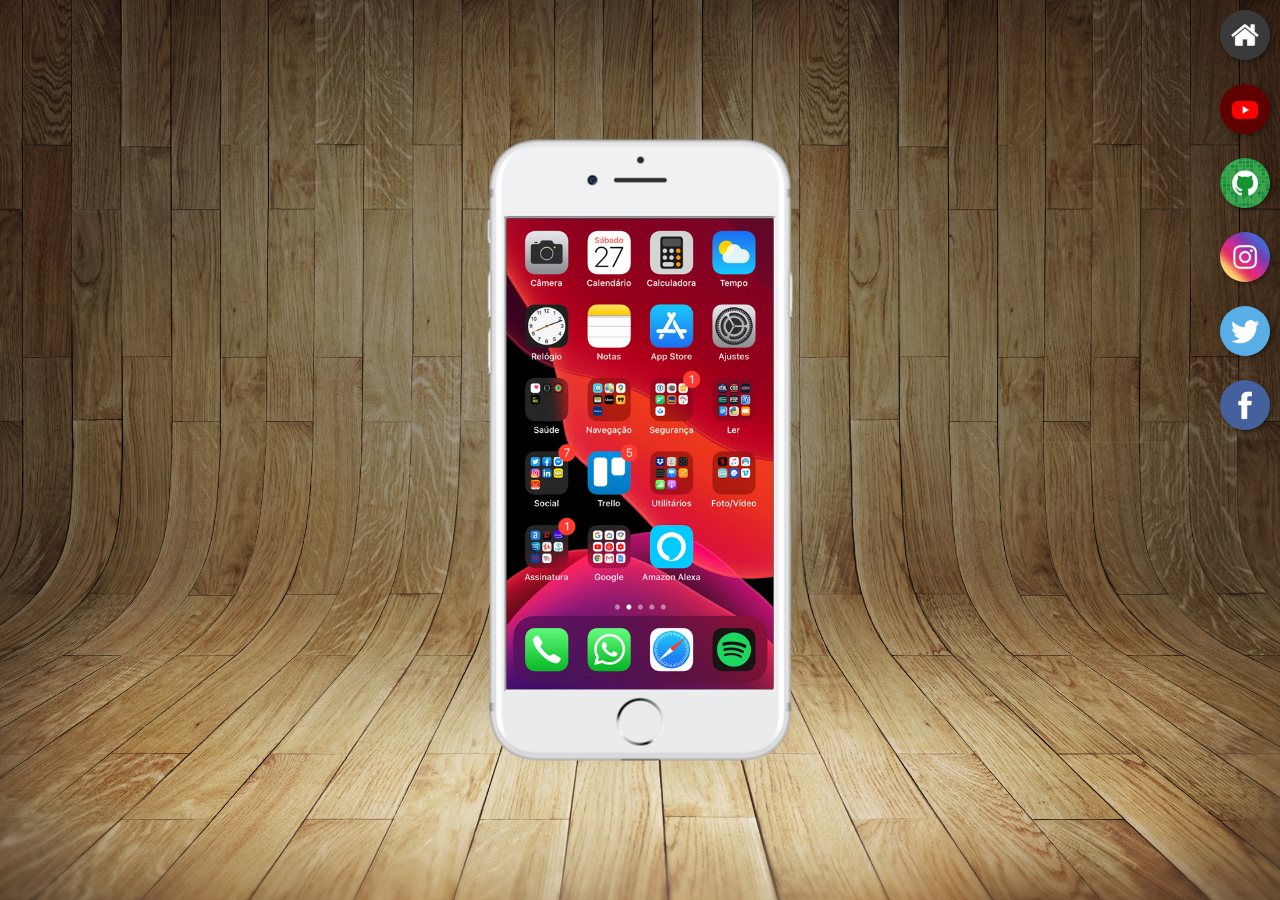
<file: index.html>
<!DOCTYPE html>
<html lang="pt-br">
<head>
    <meta charset="UTF-8">
    <meta name="viewport" content="width=device-width, initial-scale=1.0">
    <title>Projeto-Social</title>
    <link rel="stylesheet" href="estilo/style.css">
</head>
<body>
    <main>
        <section id="telefone">
            <iframe src="home.html" name="tela" id="tela"></iframe>
        </section>

        <section id="redes-sociais">
            <a href="home.html" target="tela"><img src="imagens/logo-home.jpg" alt="home"></a><br>
            <a href="youtube.html" target="tela"><img src="imagens/logo-youtube.jpg" alt="Youtube"></a><br>
            <a href="github.html" target="tela"><img src="imagens/logo-github.jpg" alt="GitHub"></a><br>
            <a href="insta.html" target="tela"><img src="imagens/logo-instagram.jpg" alt="Instagram"></a><br>
            <a href="Twiter.html" target="tela"><img src="imagens/logo-twitter.jpg" alt="Twitter"></a><br>
            <a href="Face.html" target="tela"><img src="imagens/logo-facebook.jpg" alt="Facebook"></a>
        </section>
    </main>
</body>
</html>
</file>
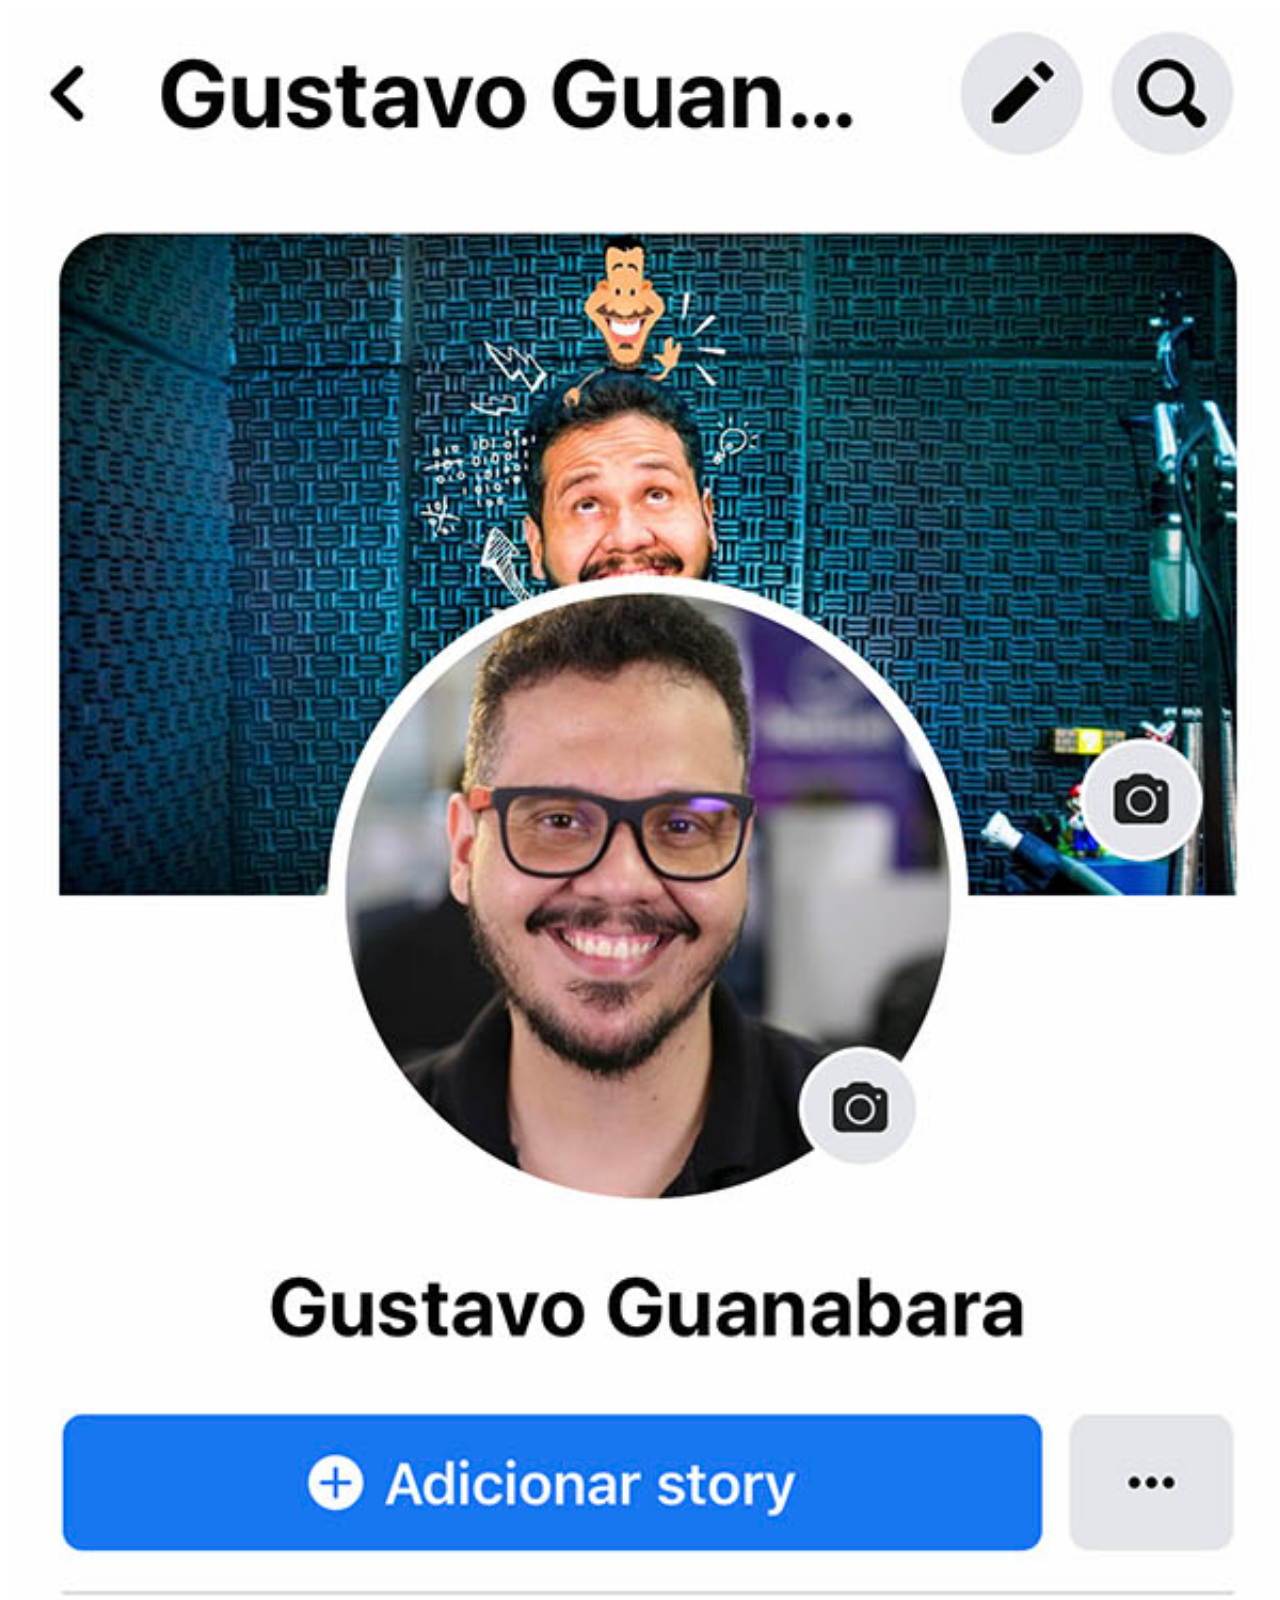
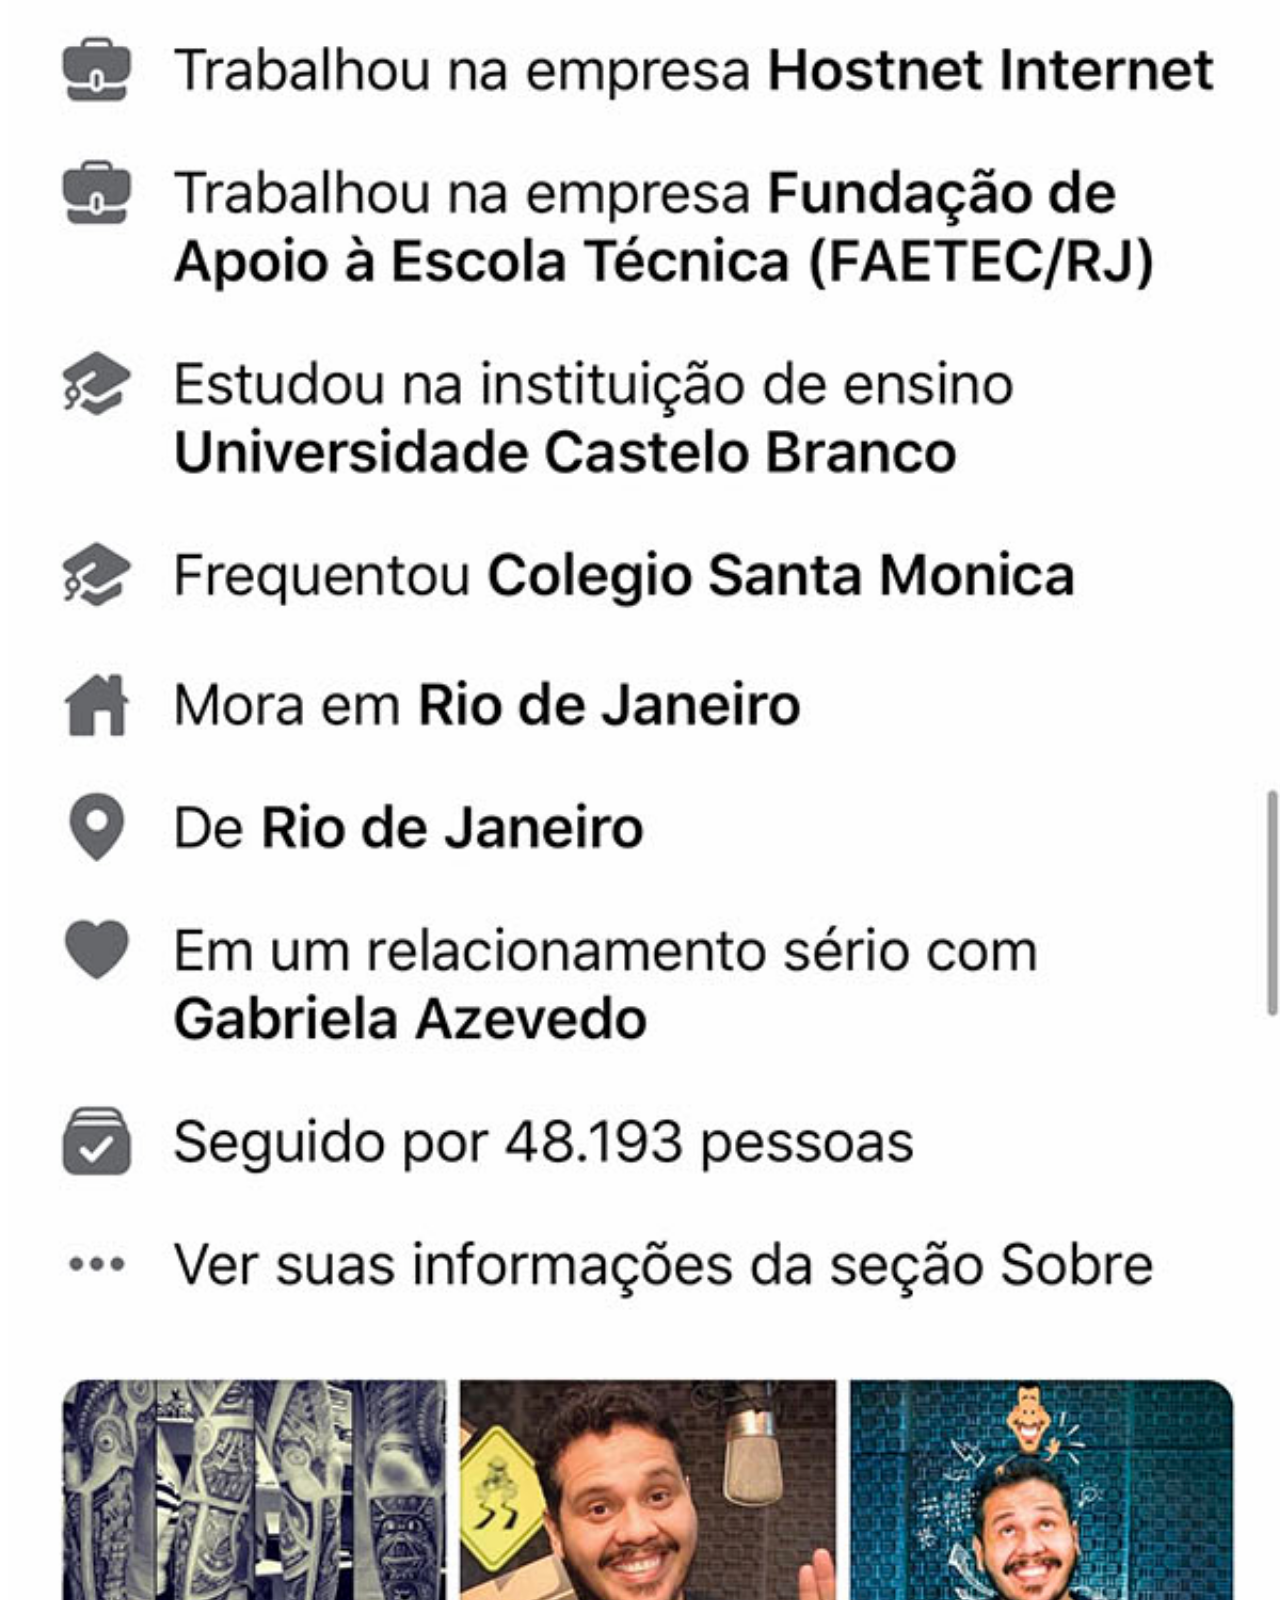
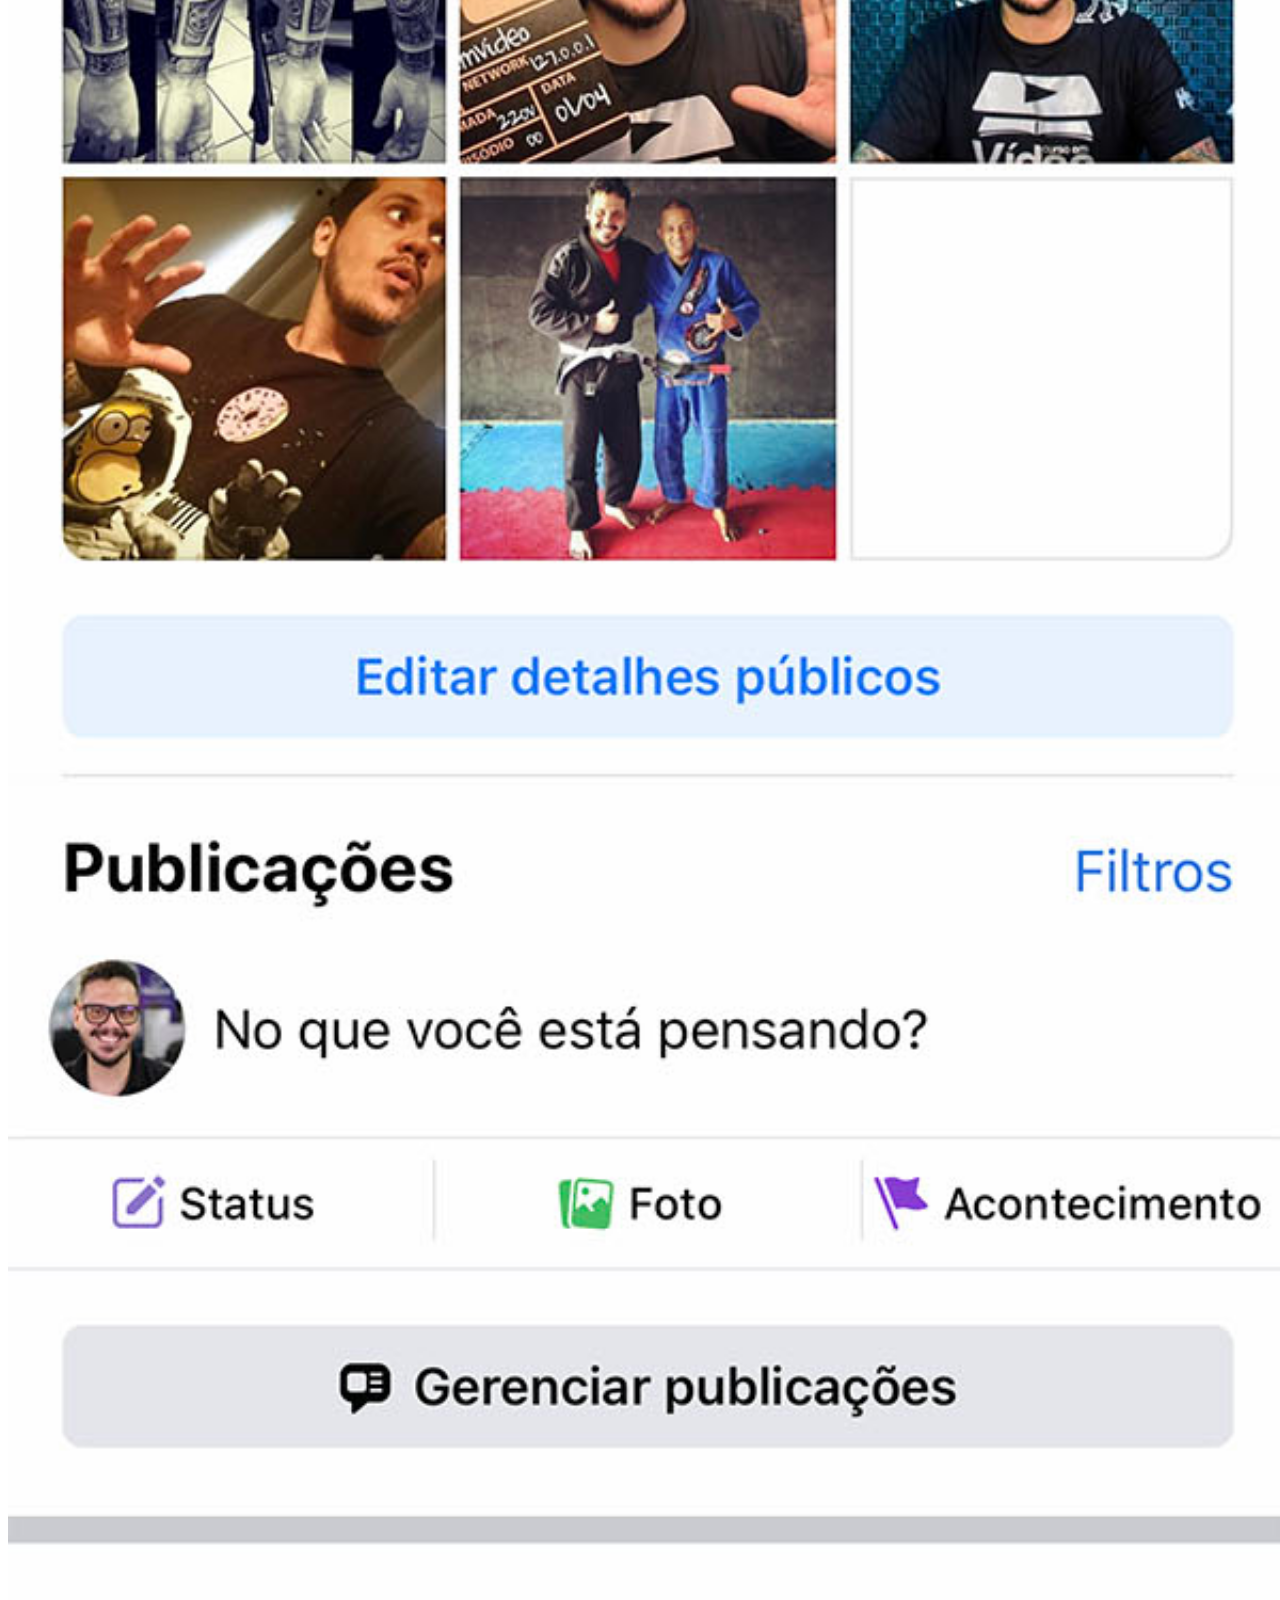
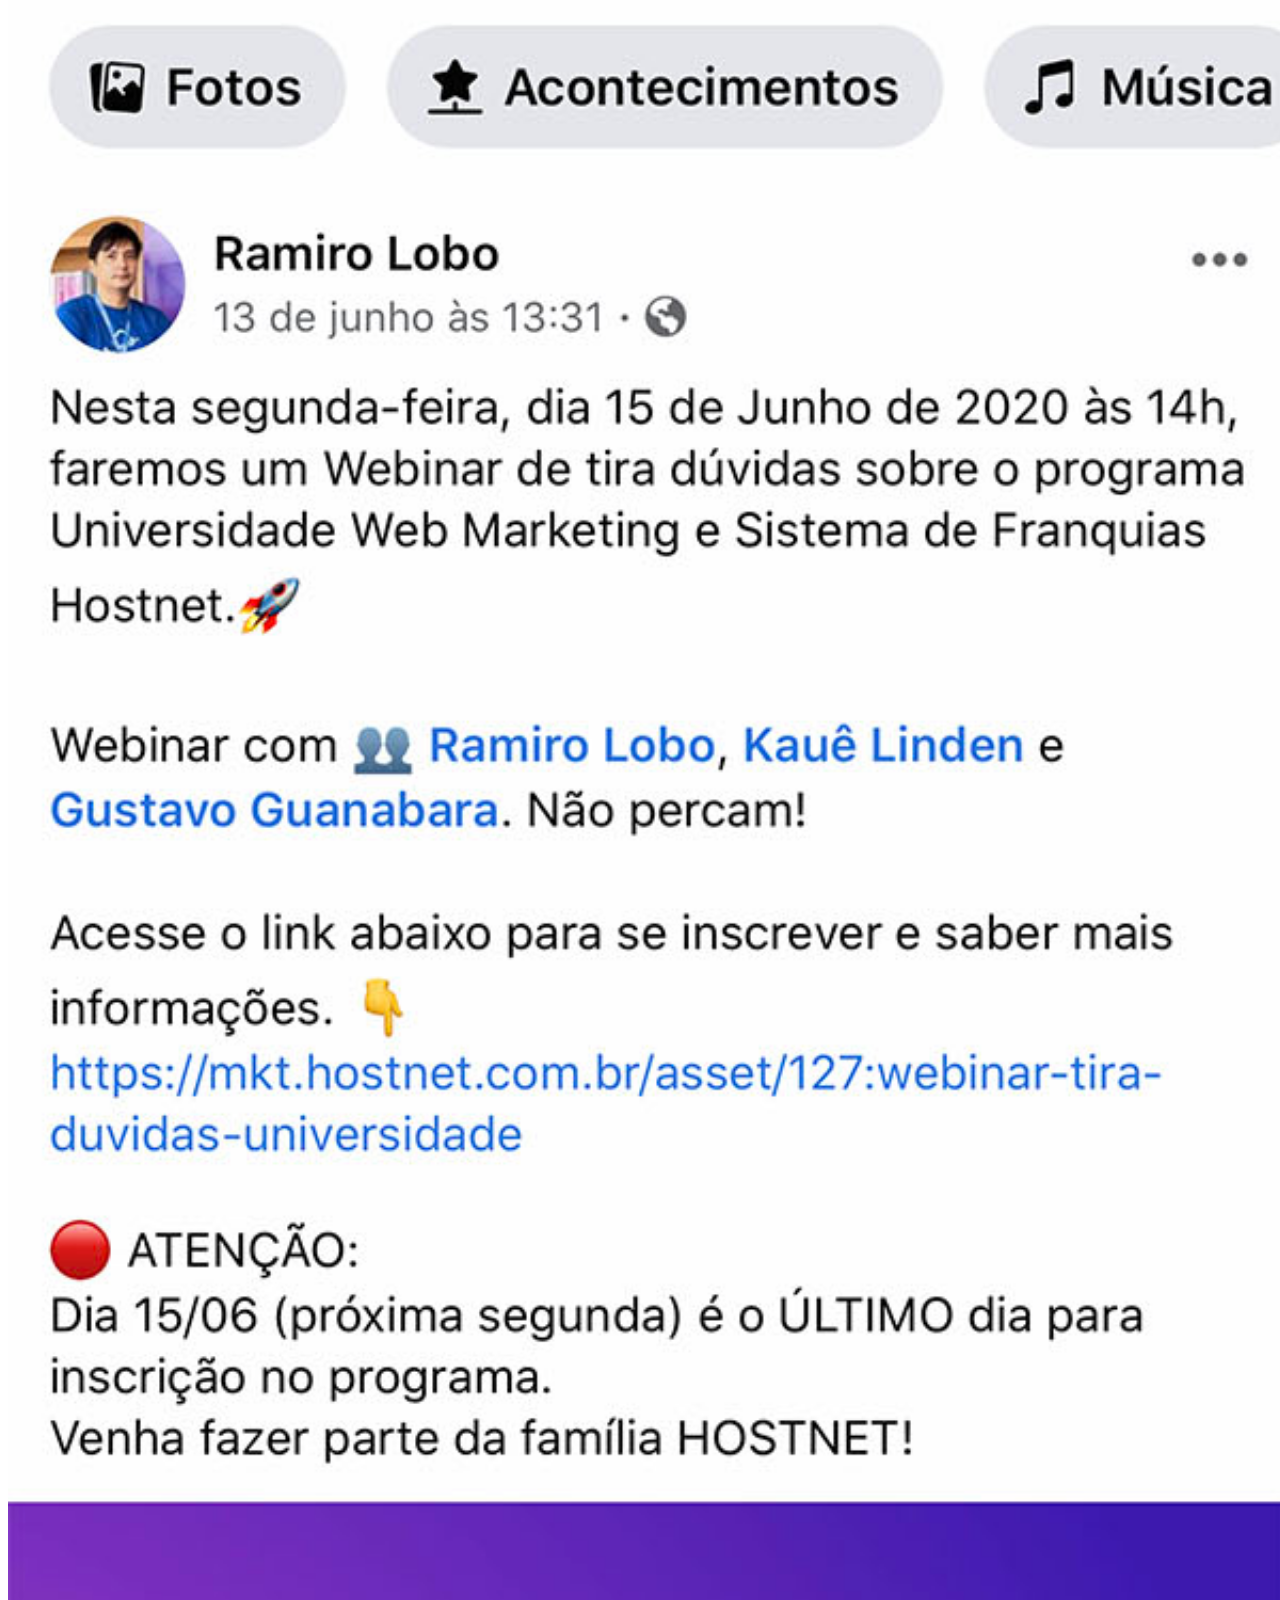
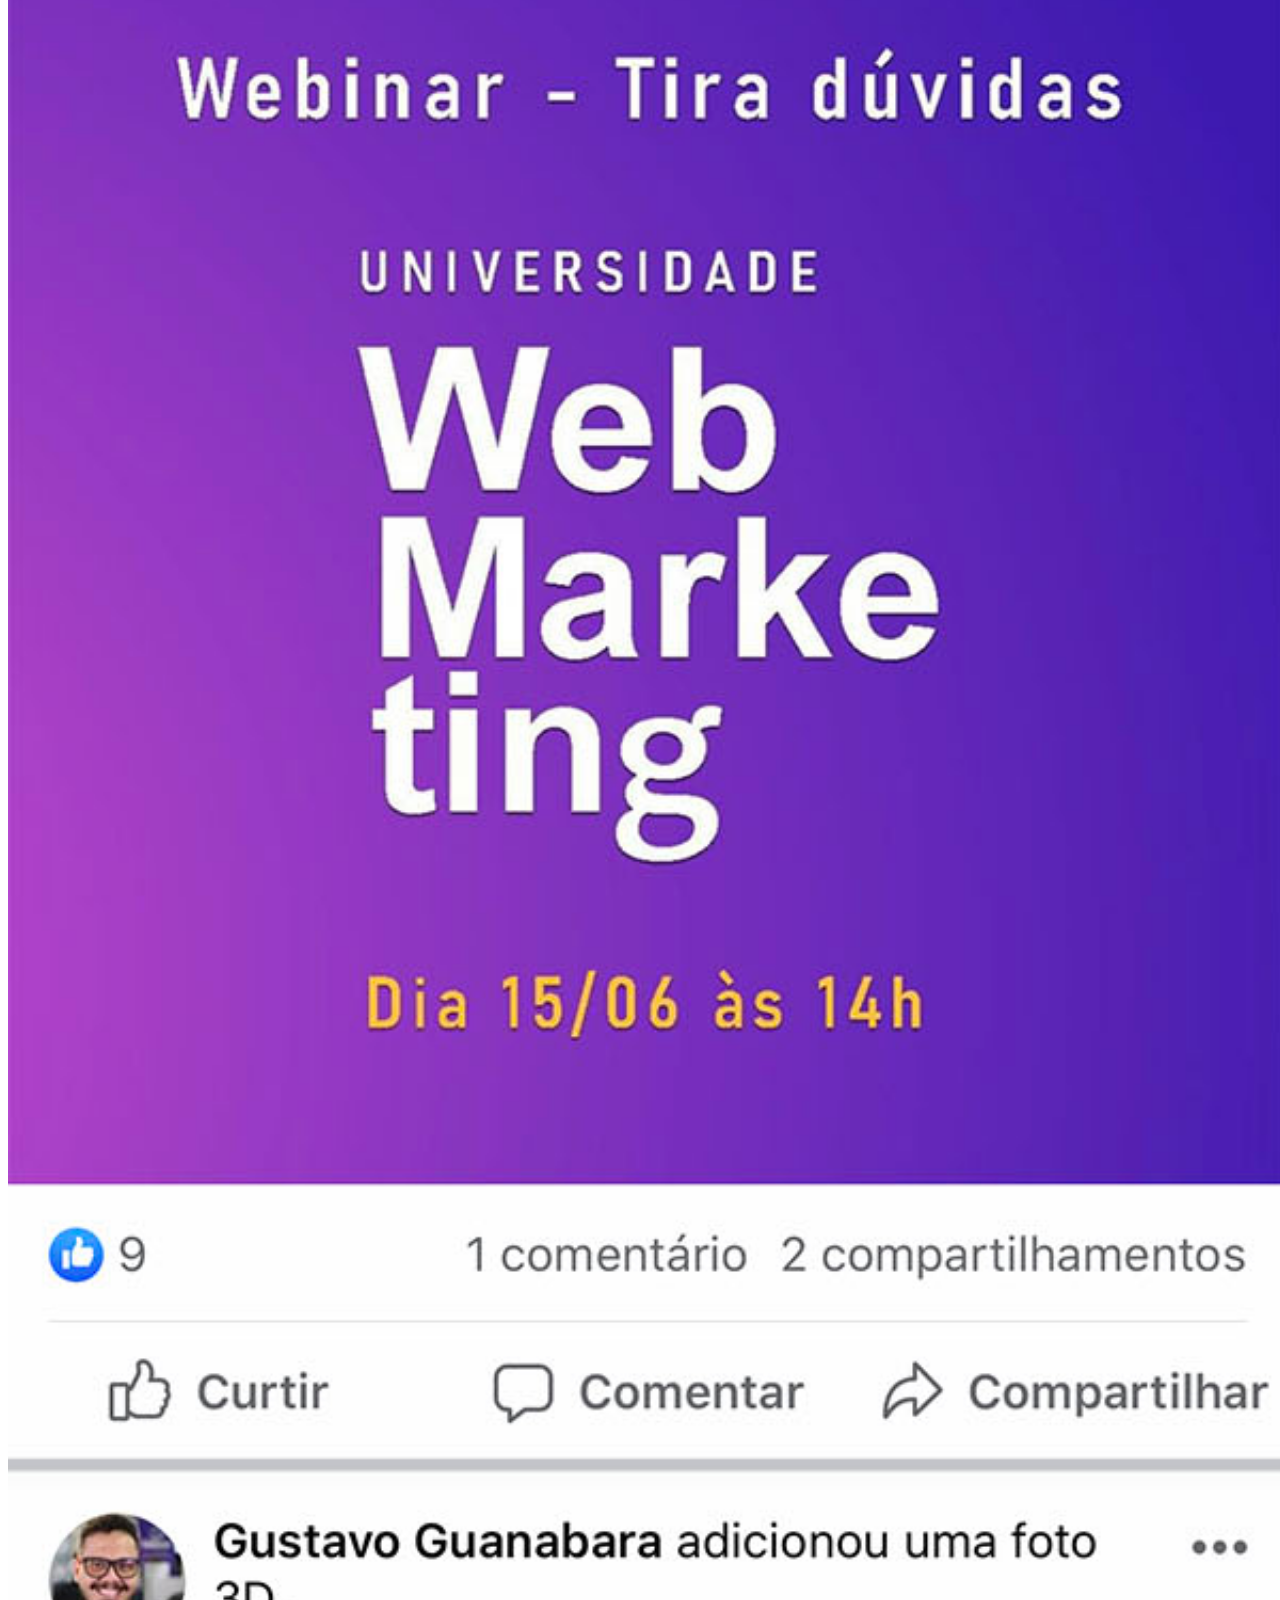
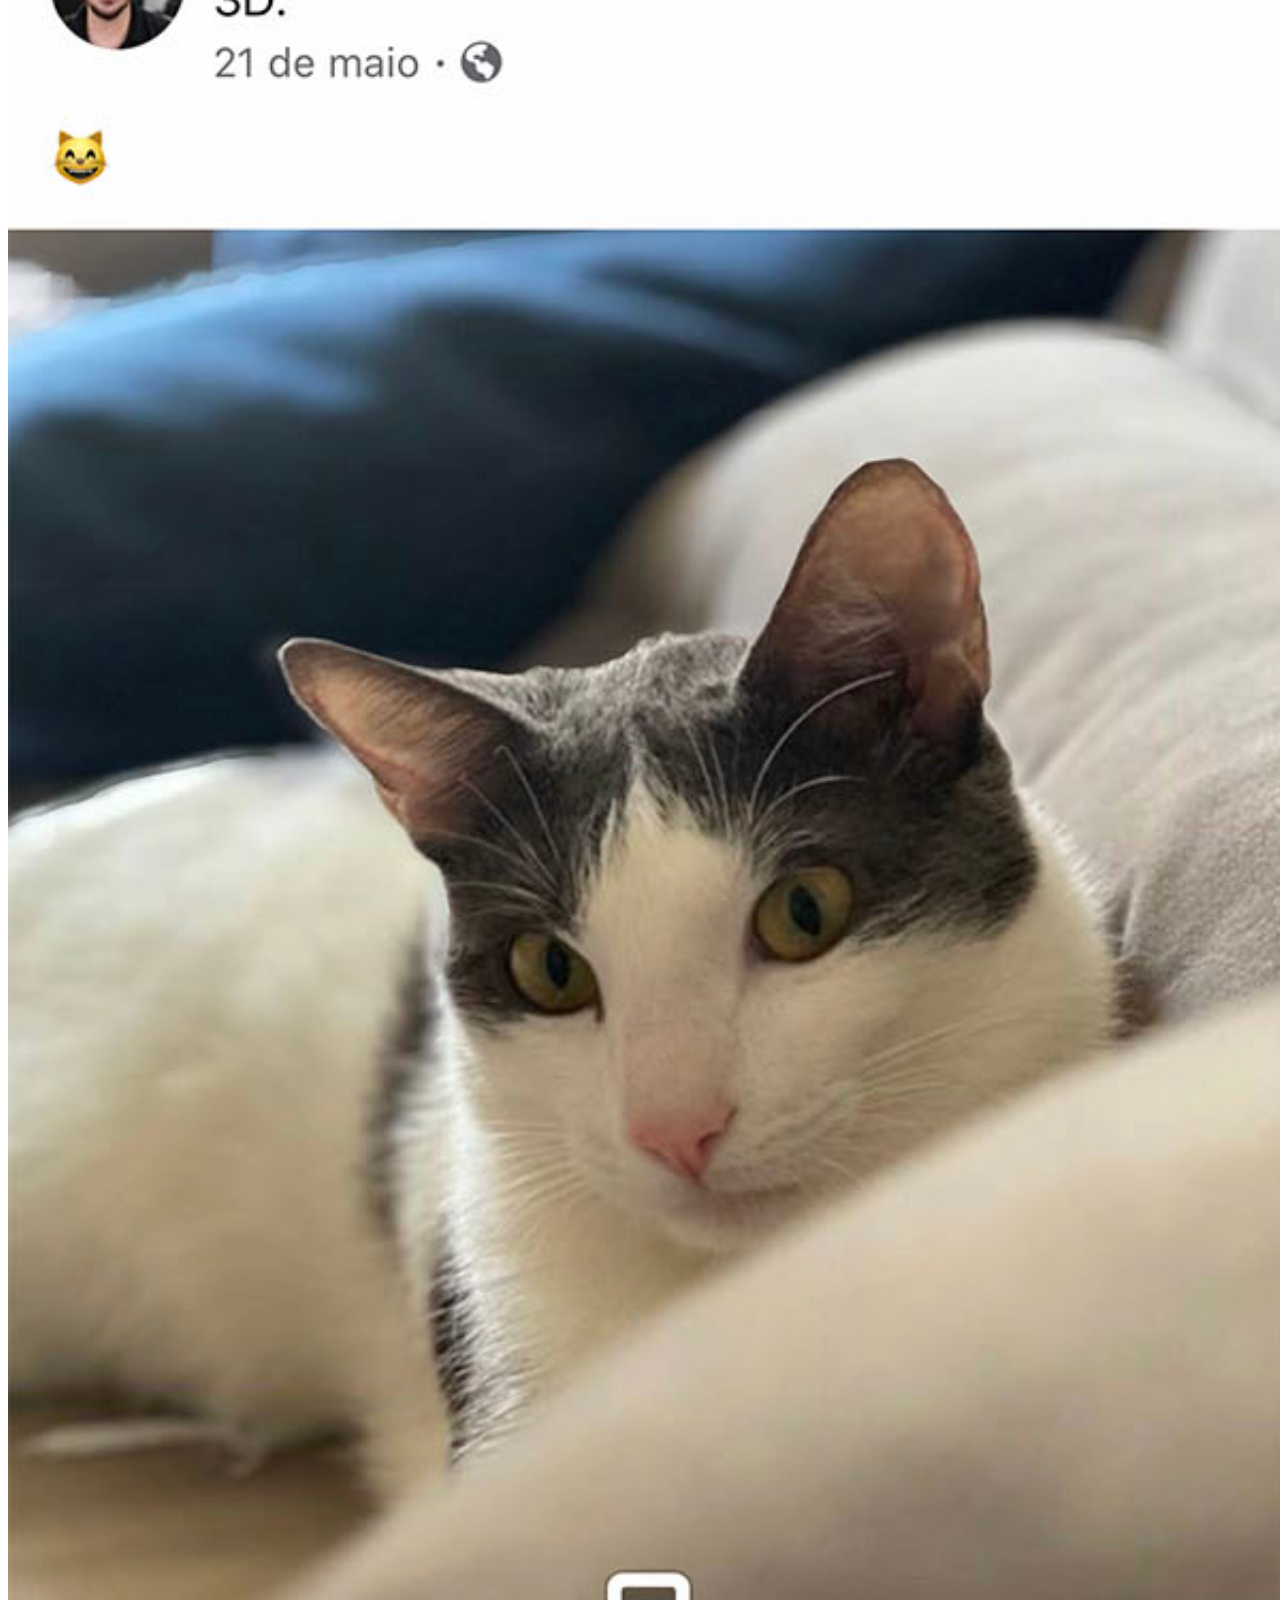
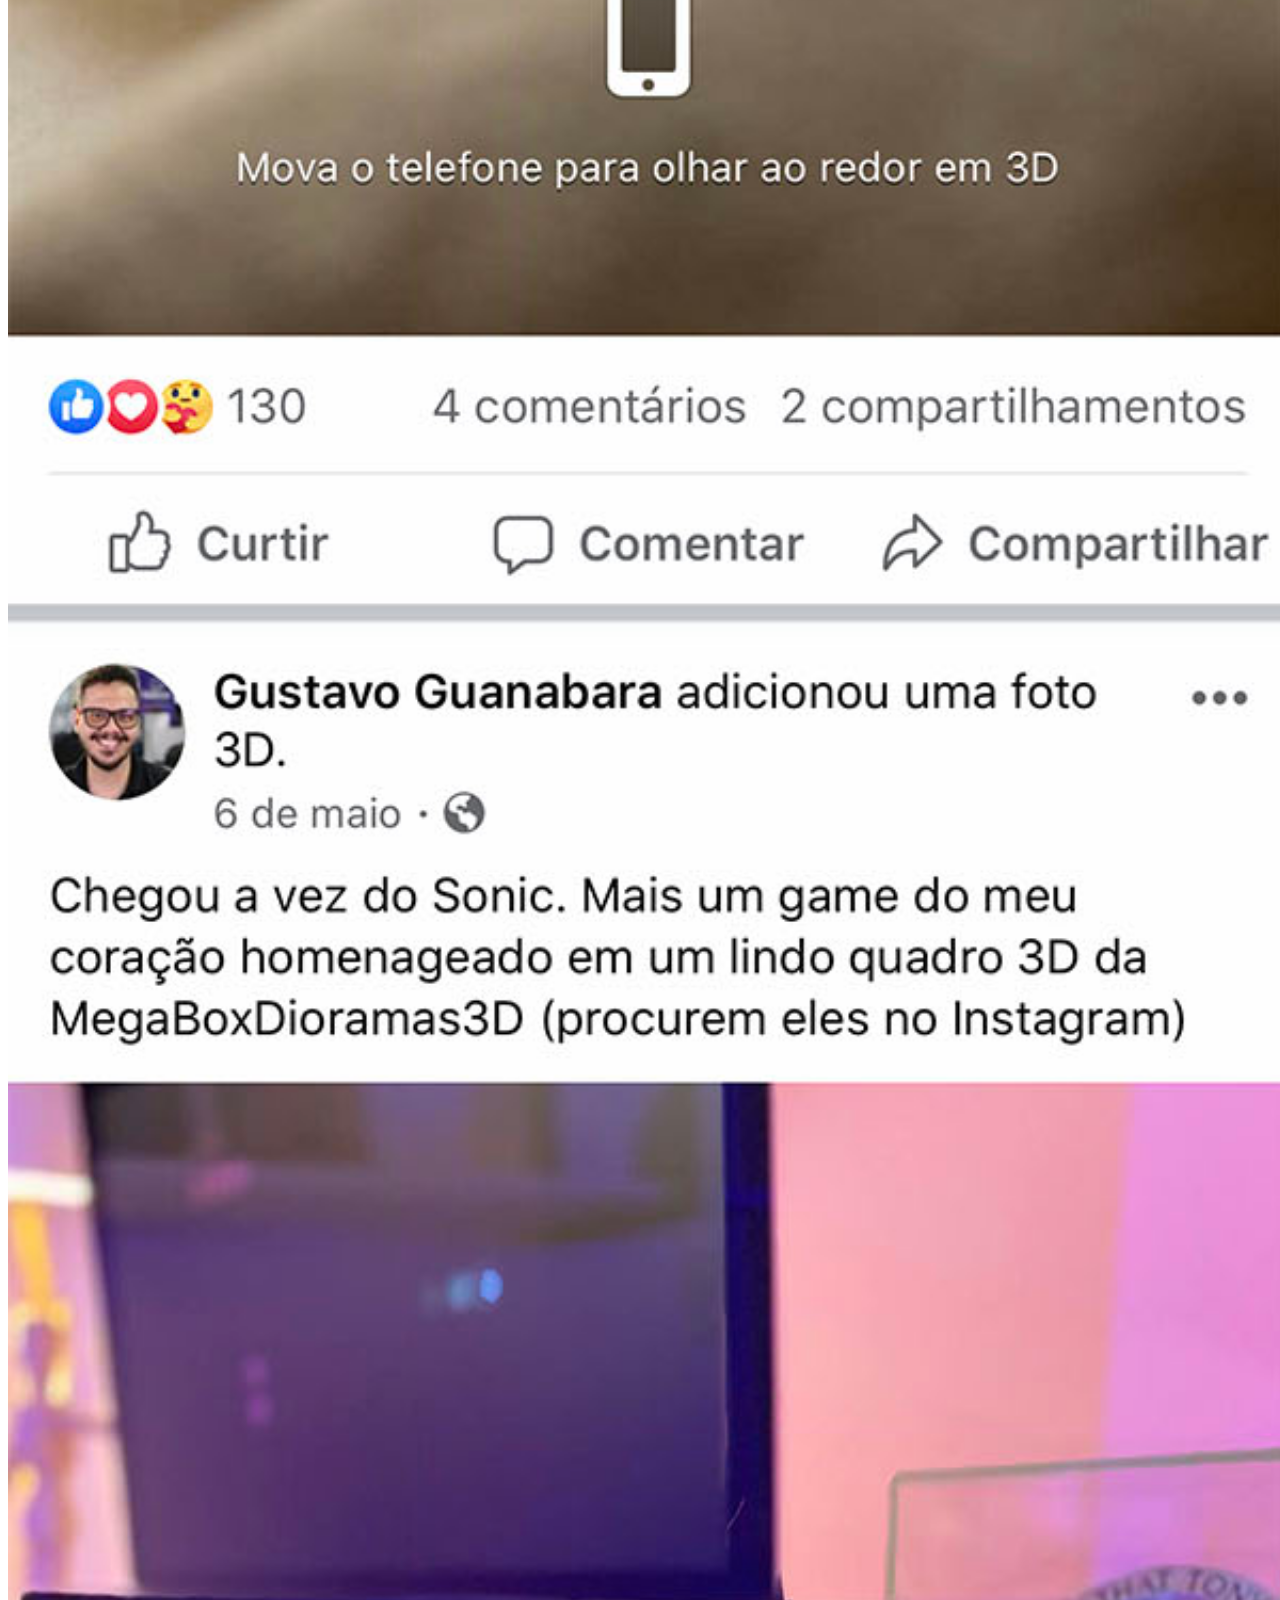
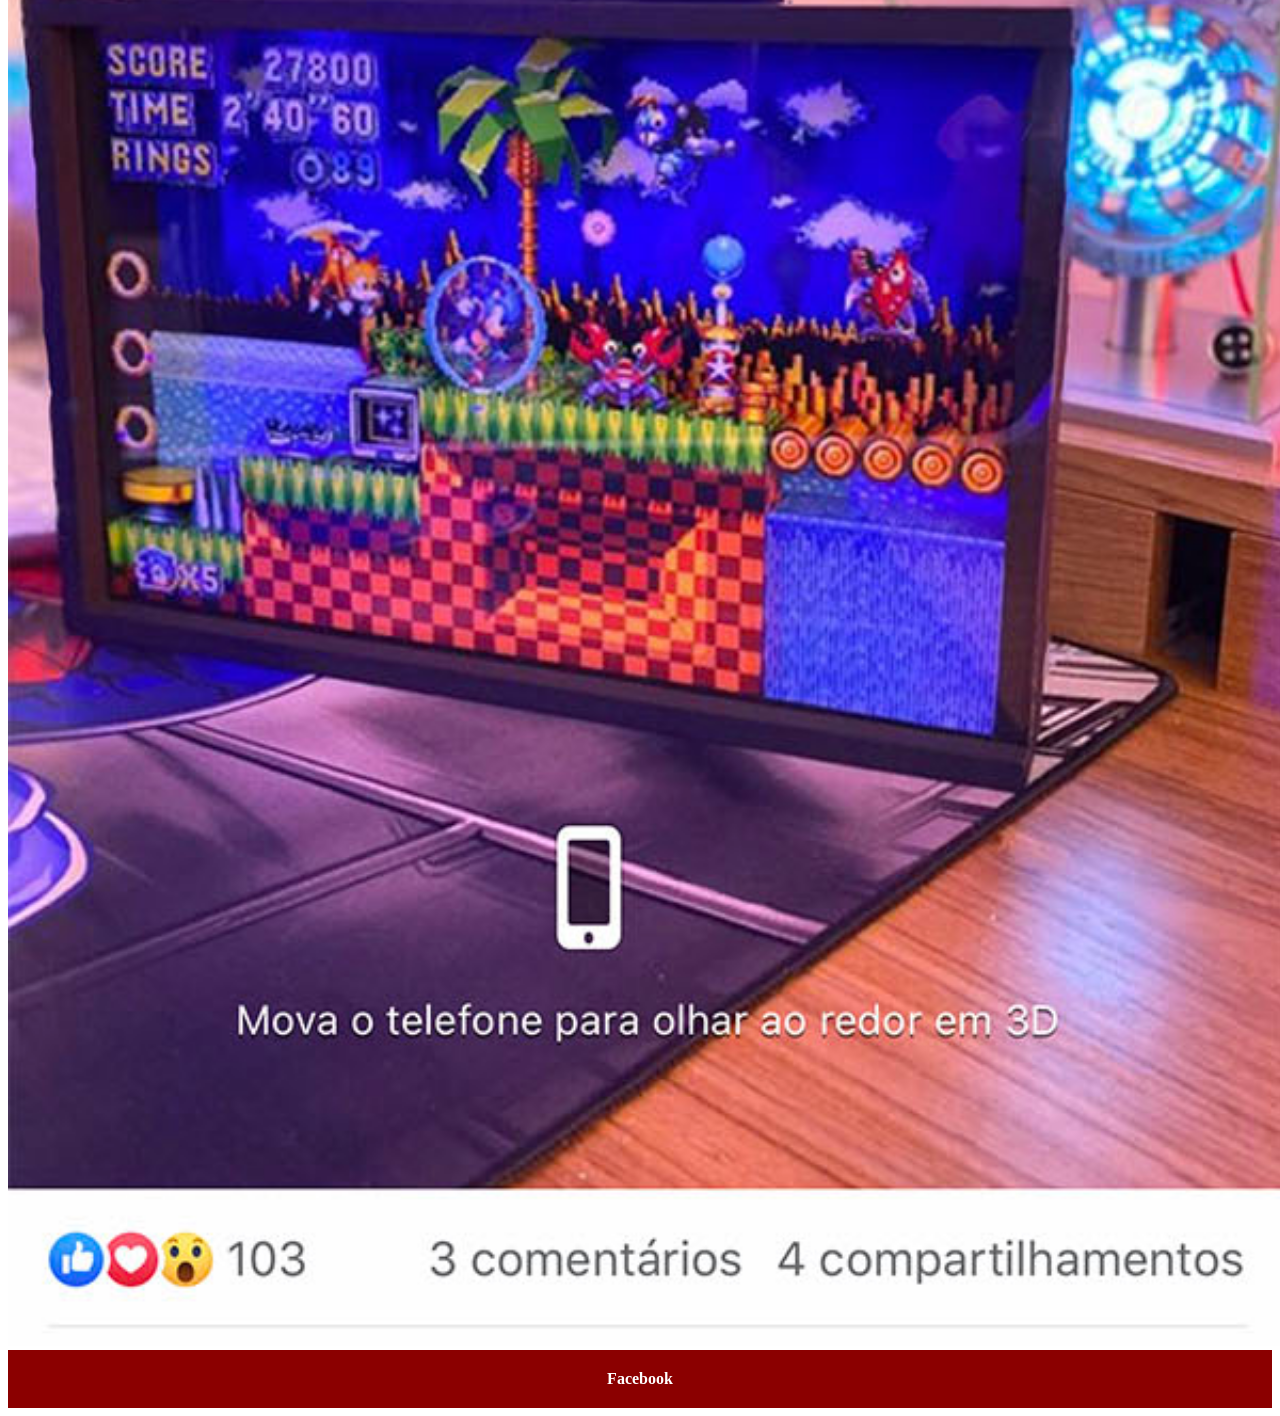
<file: Face.html>
<!DOCTYPE html>
<html lang="pt-br">
<head>
    <meta charset="UTF-8">
    <meta name="viewport" content="width=device-width, initial-scale=1.0">
    <title>Document</title>
    <link rel="stylesheet" href="estilos/social.css">
</head>
<body>
    <img src="imagens/tela-facebook.jpg" alt="Facebook">
    <a href="https://www.facebook.com/gustavoguanabara/"target="_blank">Facebook</a>
</body>
</html>
</file>
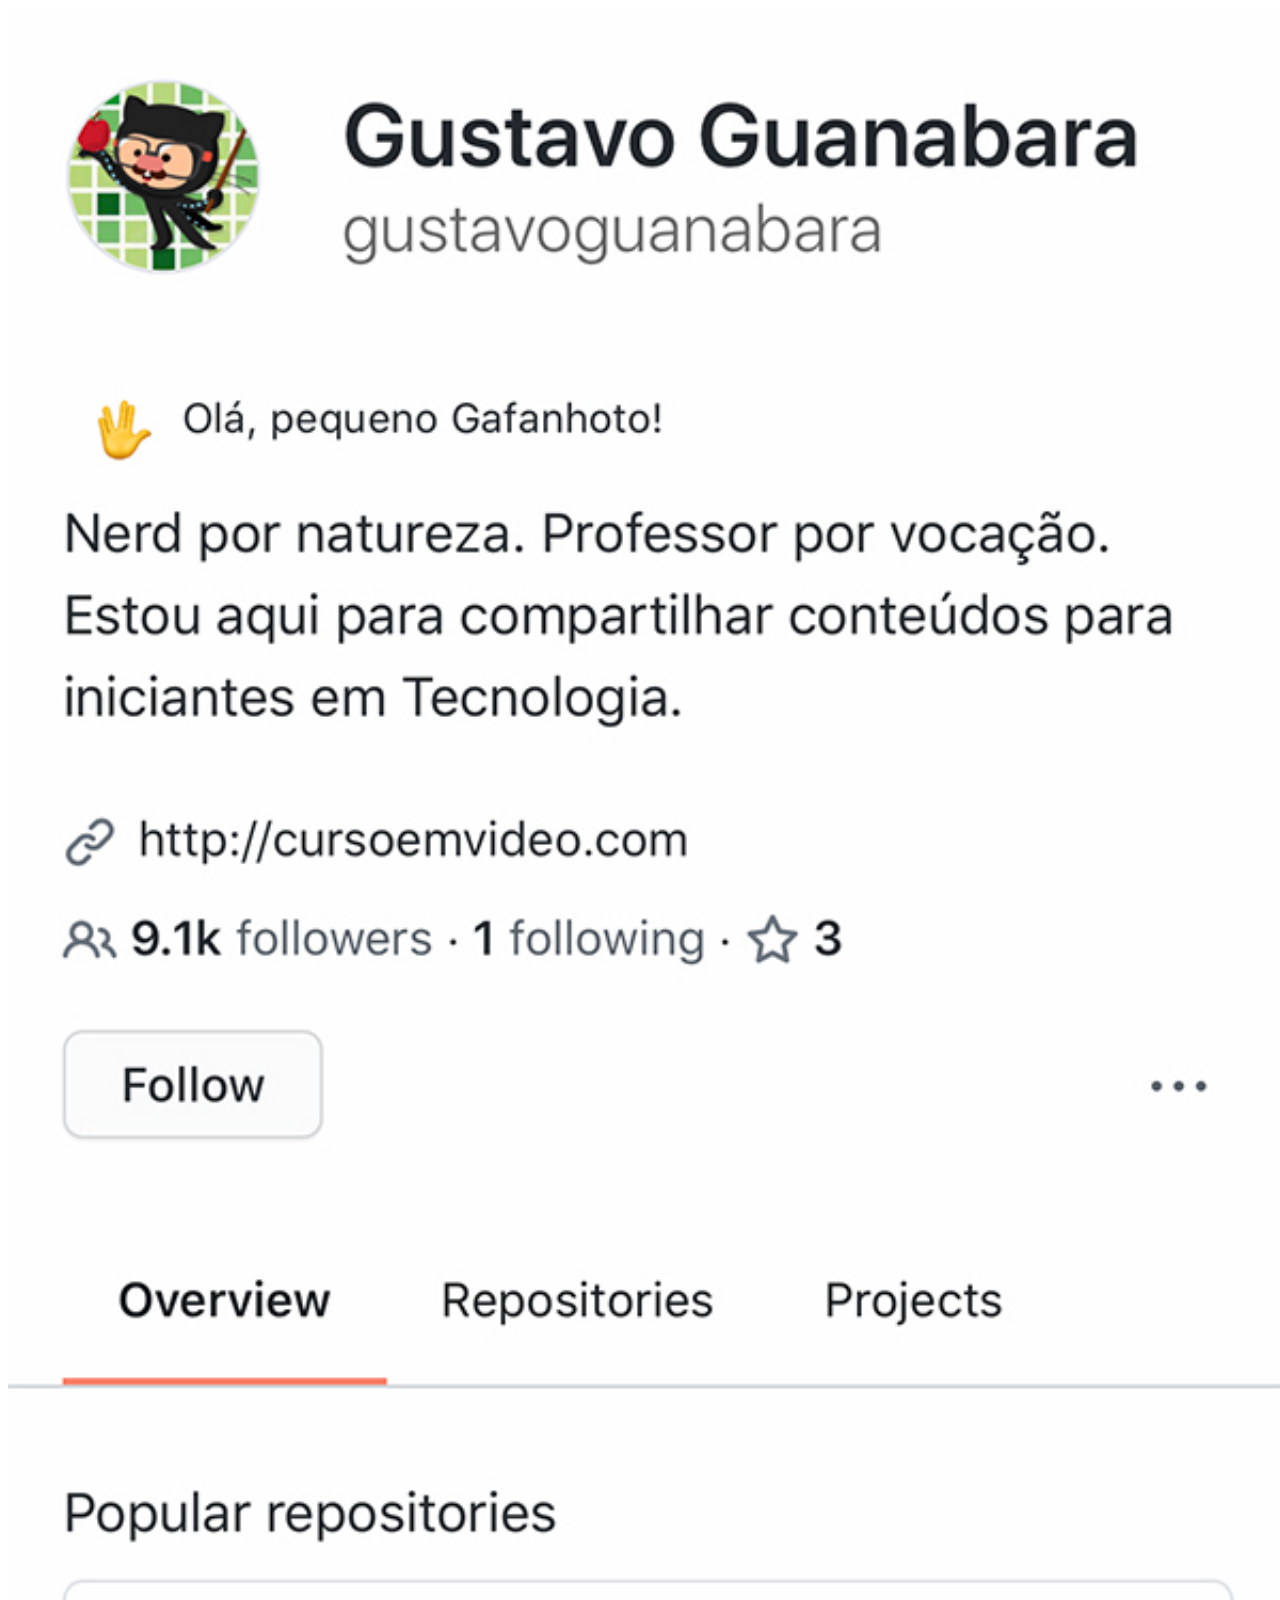
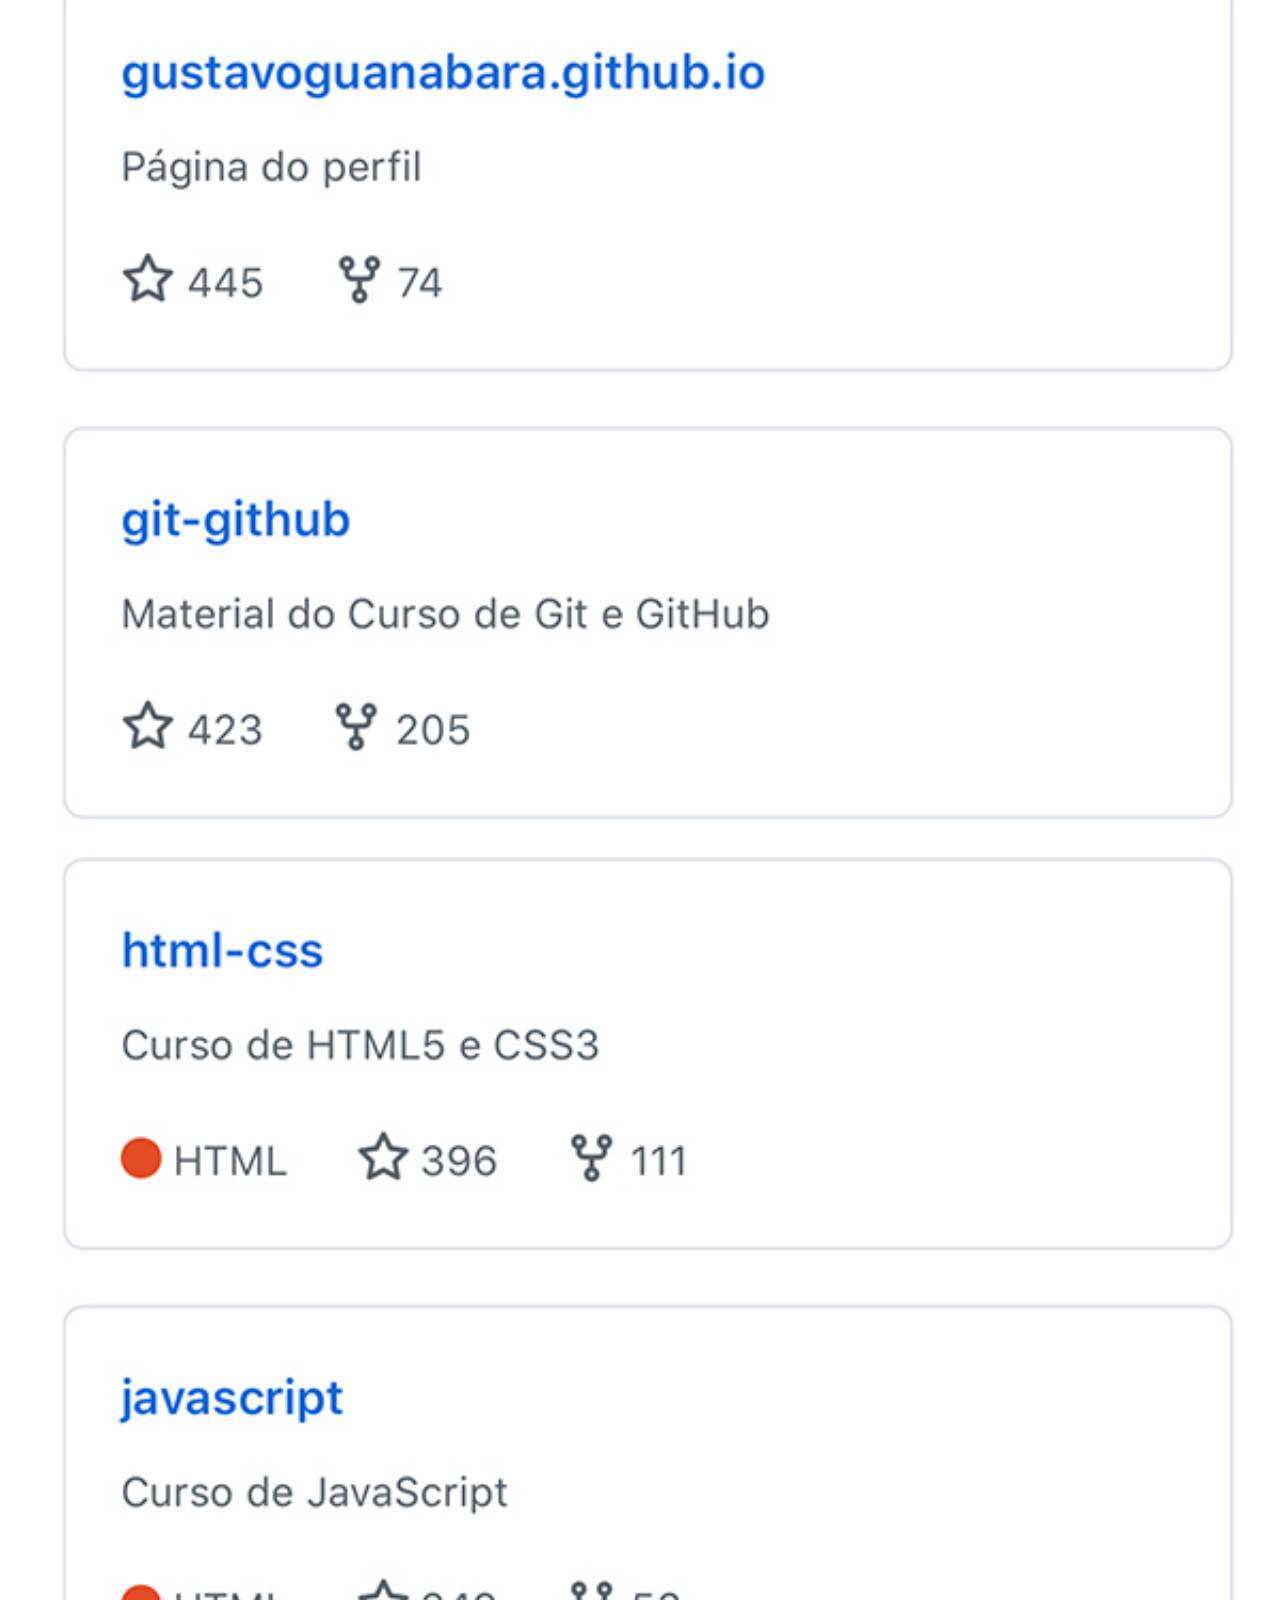
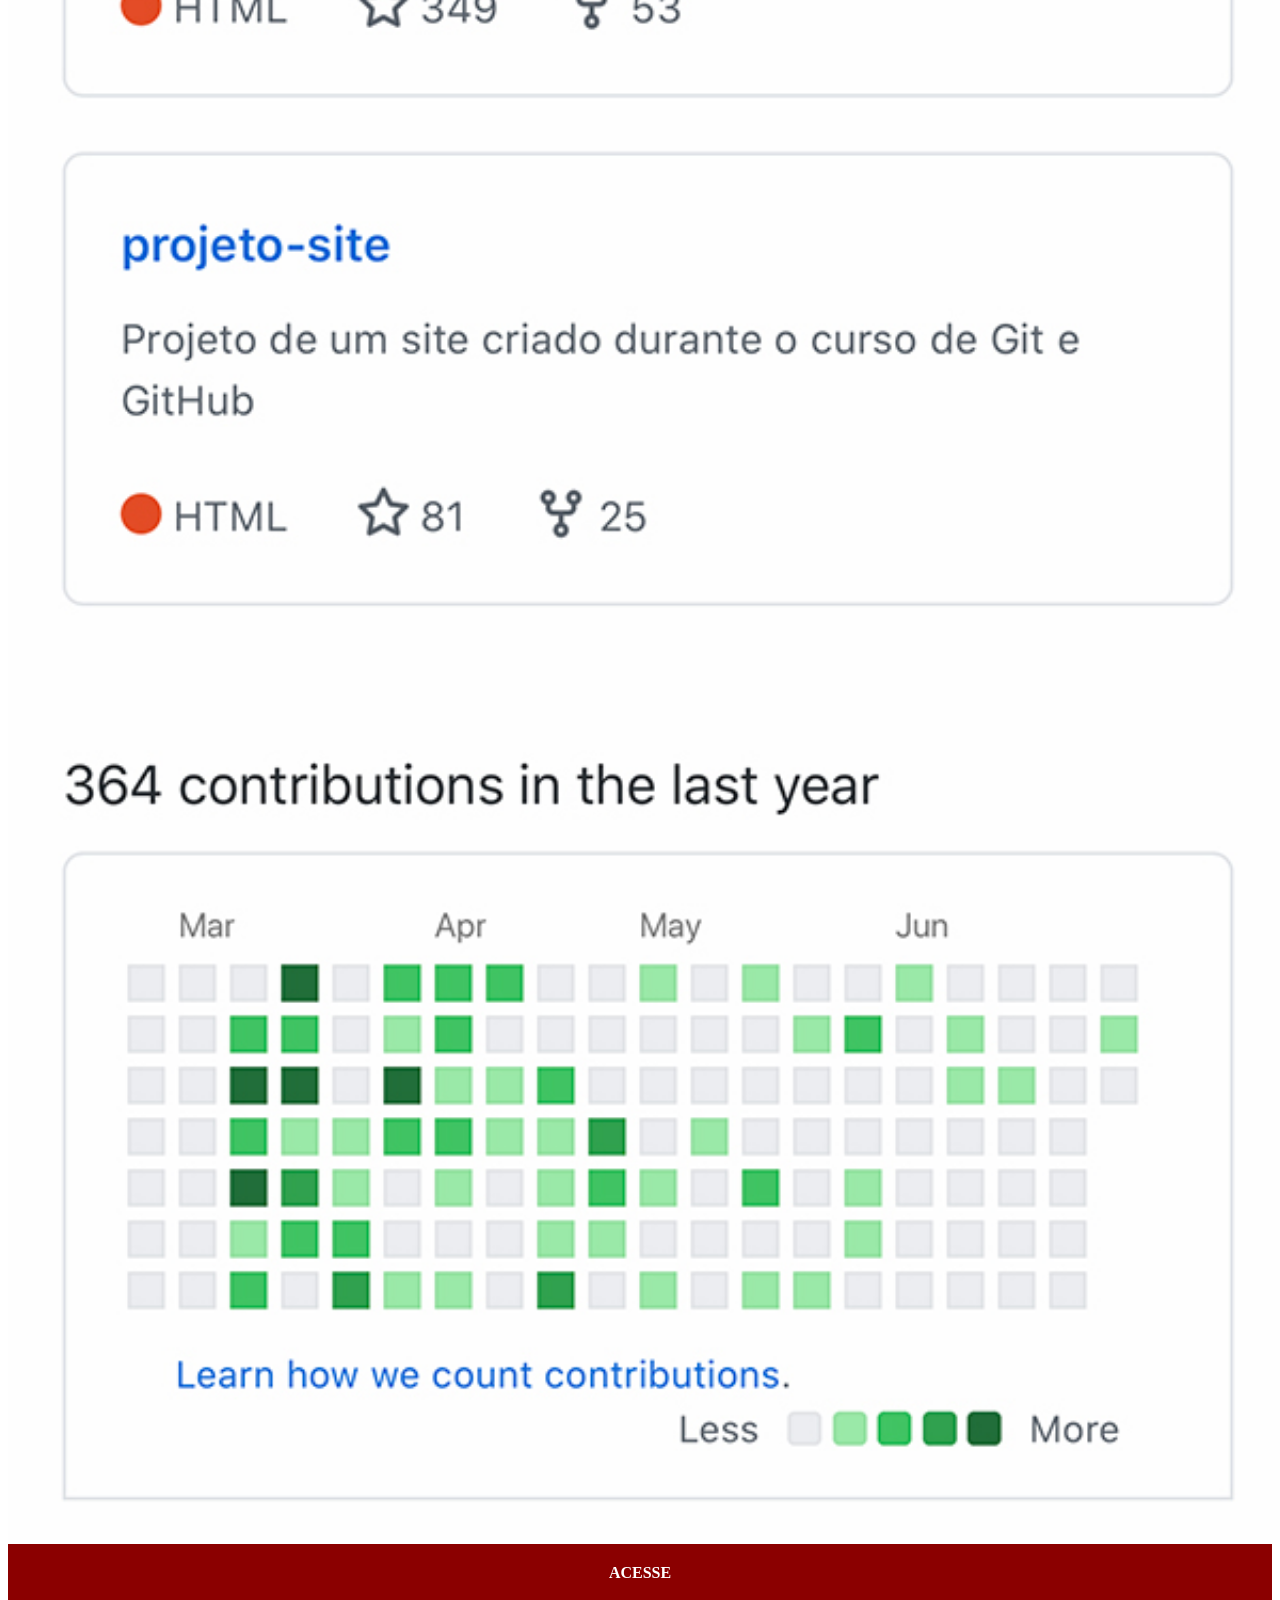
<file: github.html>
<!DOCTYPE html>
<html lang="pt-br">
<head>
    <meta charset="UTF-8">
    <meta name="viewport" content="width=device-width, initial-scale=1.0">
    <title>GitHub</title>
    <link rel="stylesheet" href="estilos/social.css">
</head>
<body>
    <img src="imagens/tela-github.jpg" alt="GitHub">
    <a href="https://github.com/gustavoguanabara" target="_blank">ACESSE</a>
</body>
</html>
</file>
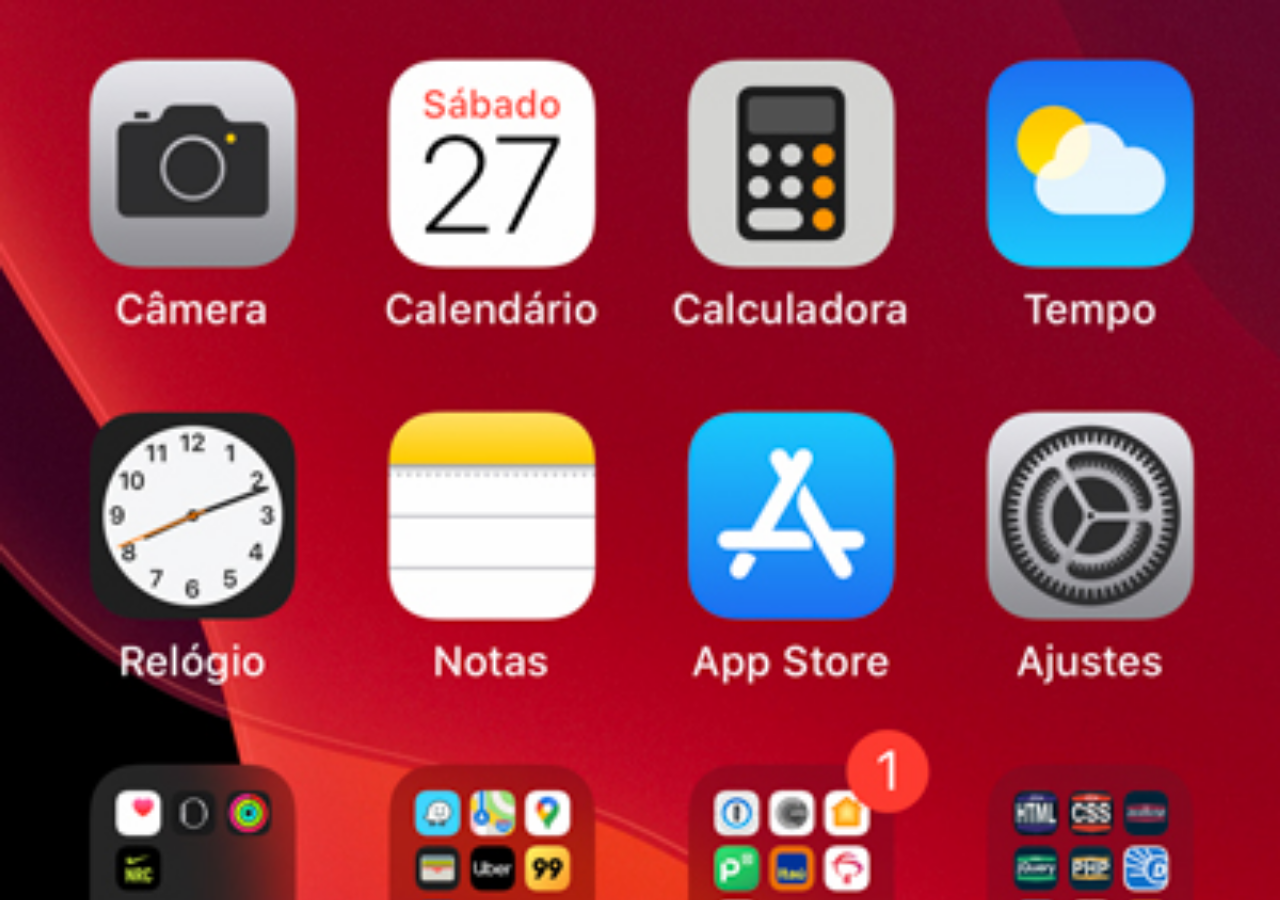
<file: home.html>
<!DOCTYPE html>
<html lang="pt-br">
<head>
    <meta charset="UTF-8">
    <meta name="viewport" content="width=device-width, initial-scale=1.0">
    <title>Home</title>
</head>
<style>
    *{
        margin: 0px;
        padding: 0px;
    }

    body{
        width: 100vw;
        height: 100vh;
        background: black url('imagens/tela-home.jpg') no-repeat top center;
        background-size: cover;
    }
</style>
<body>
    
</body>
</html>
</file>
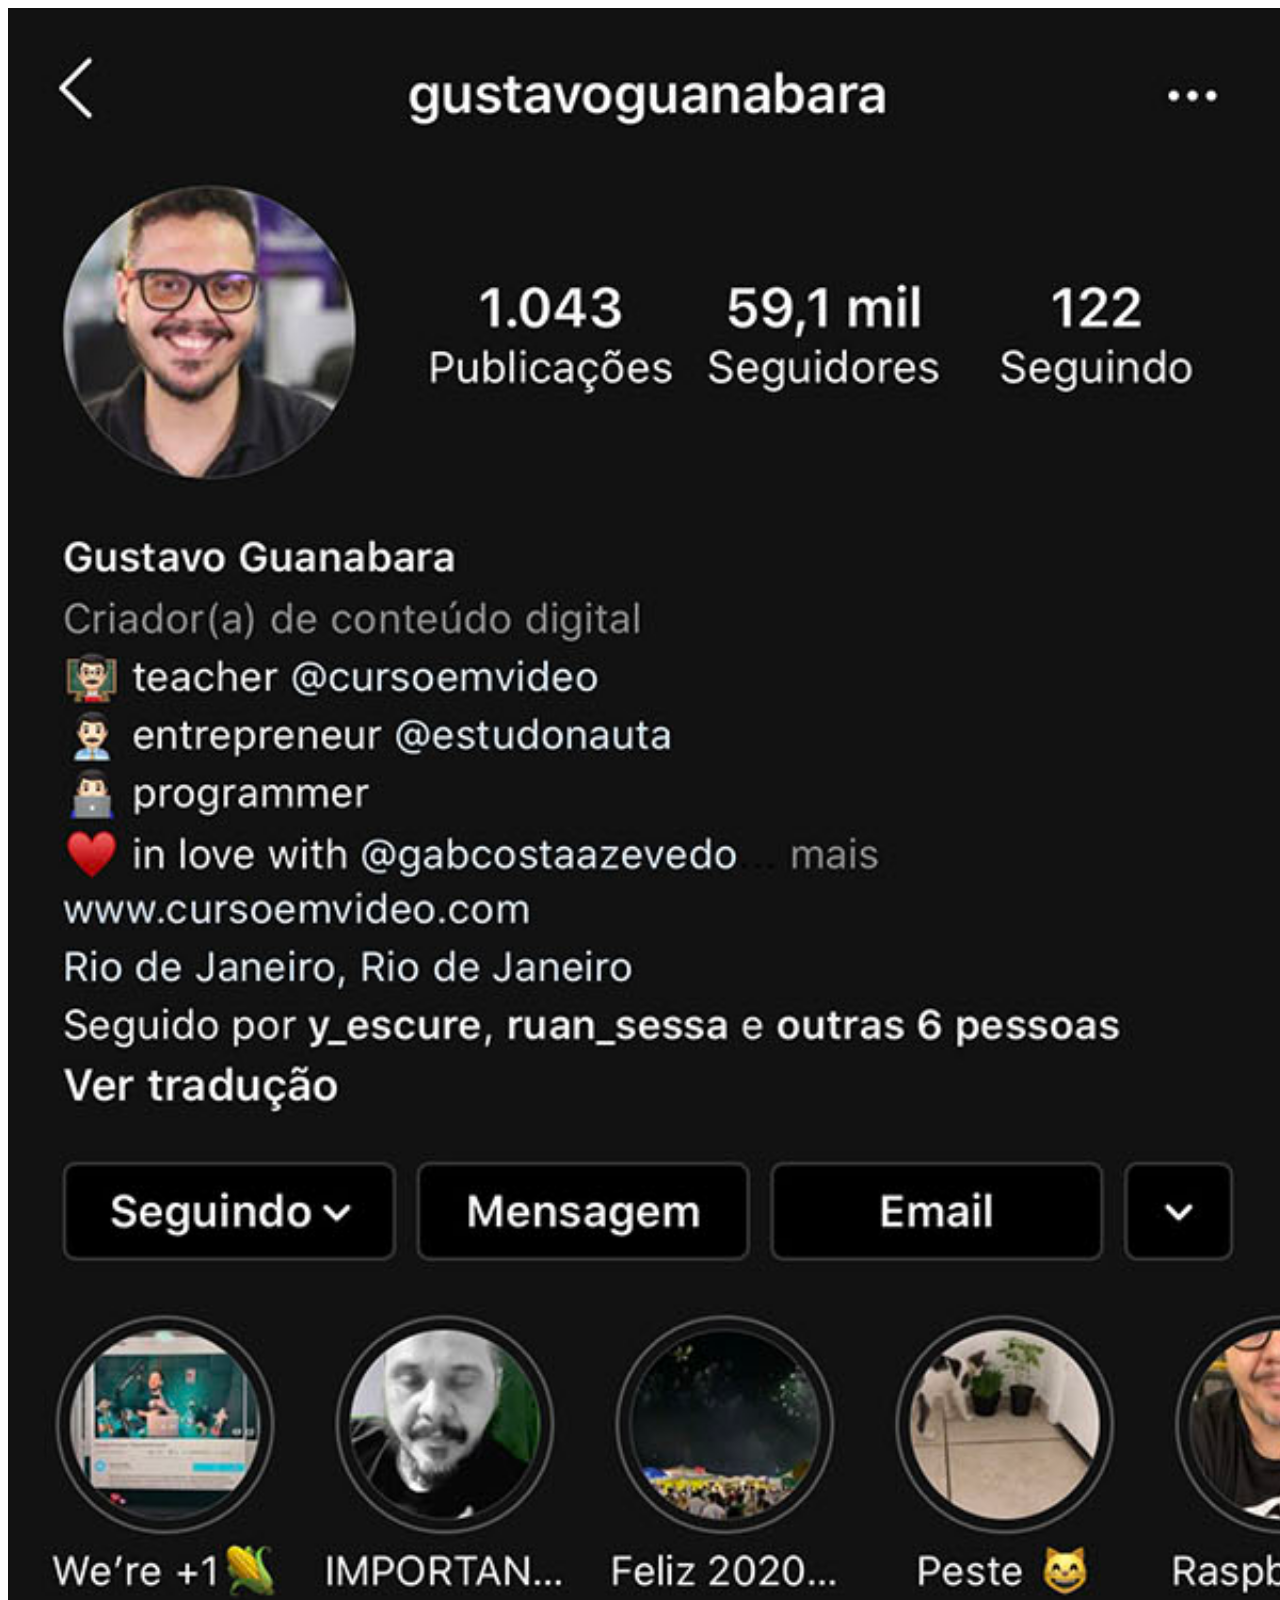
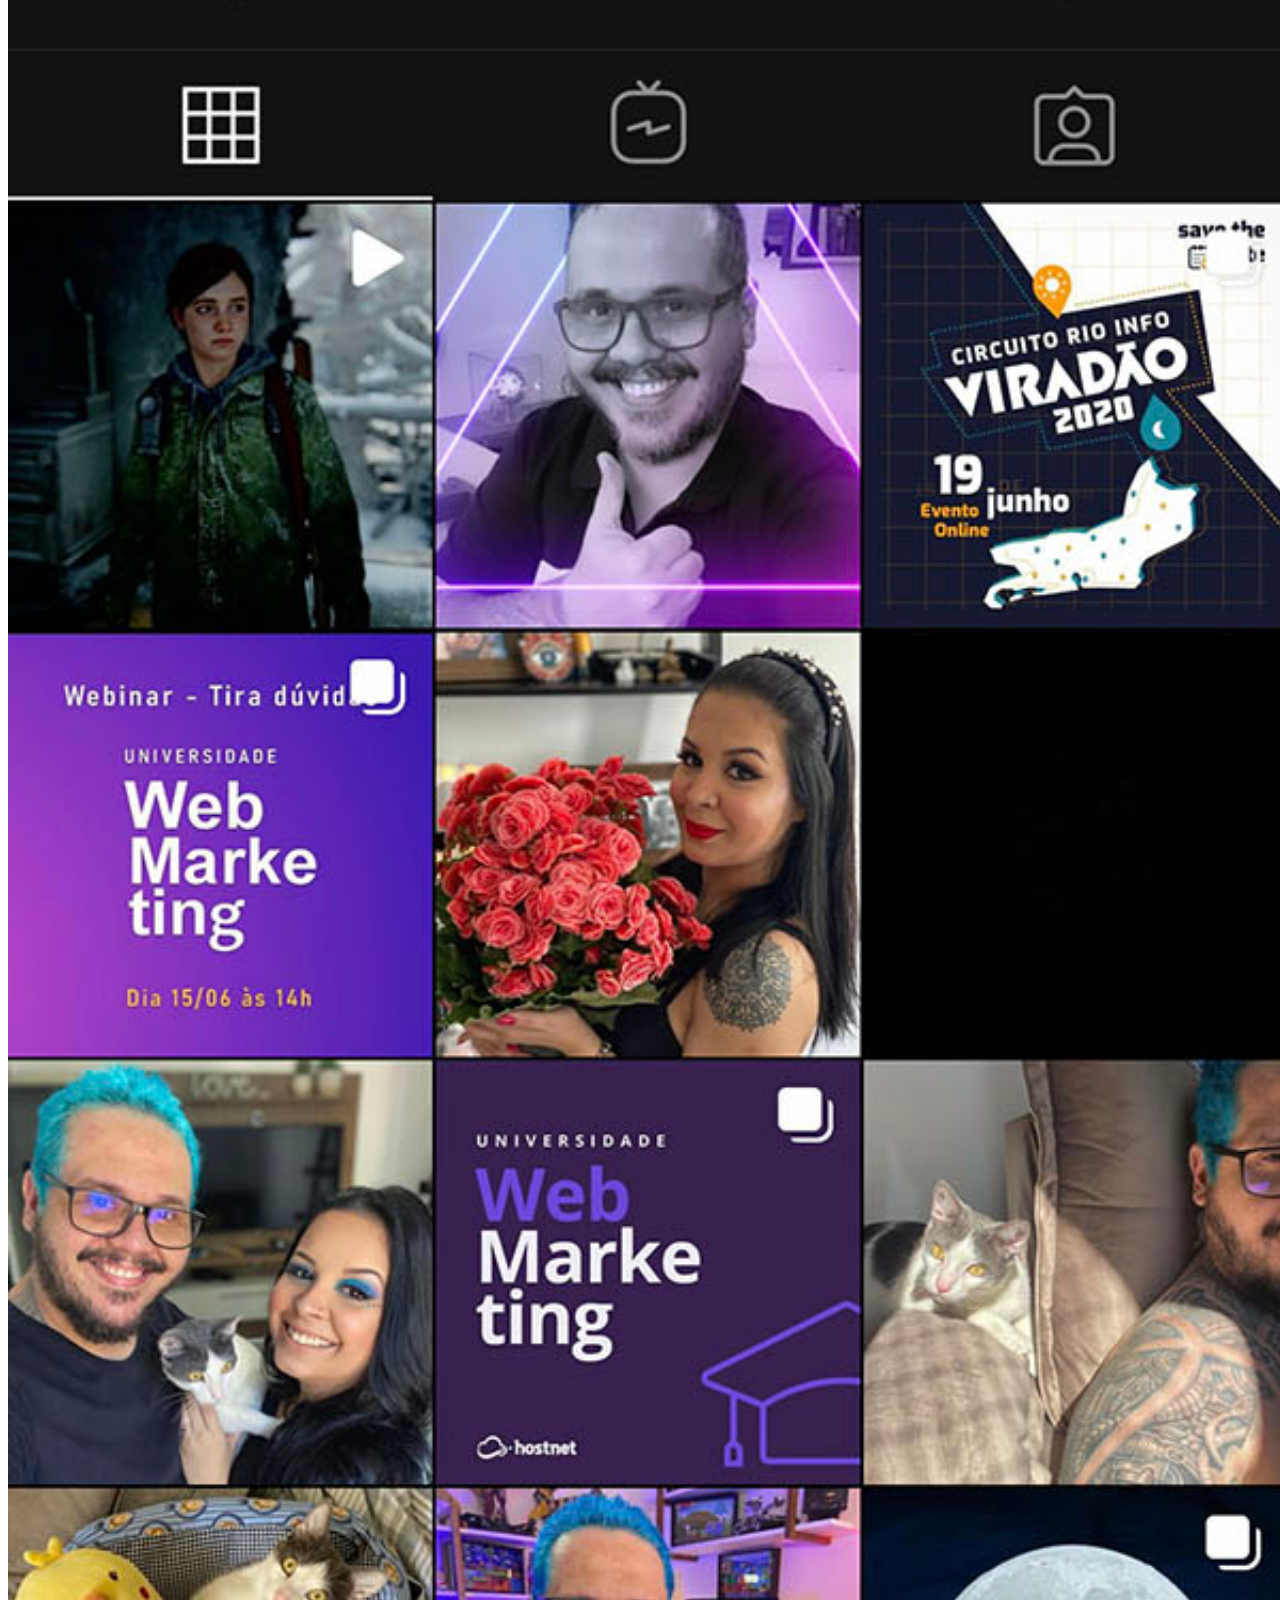
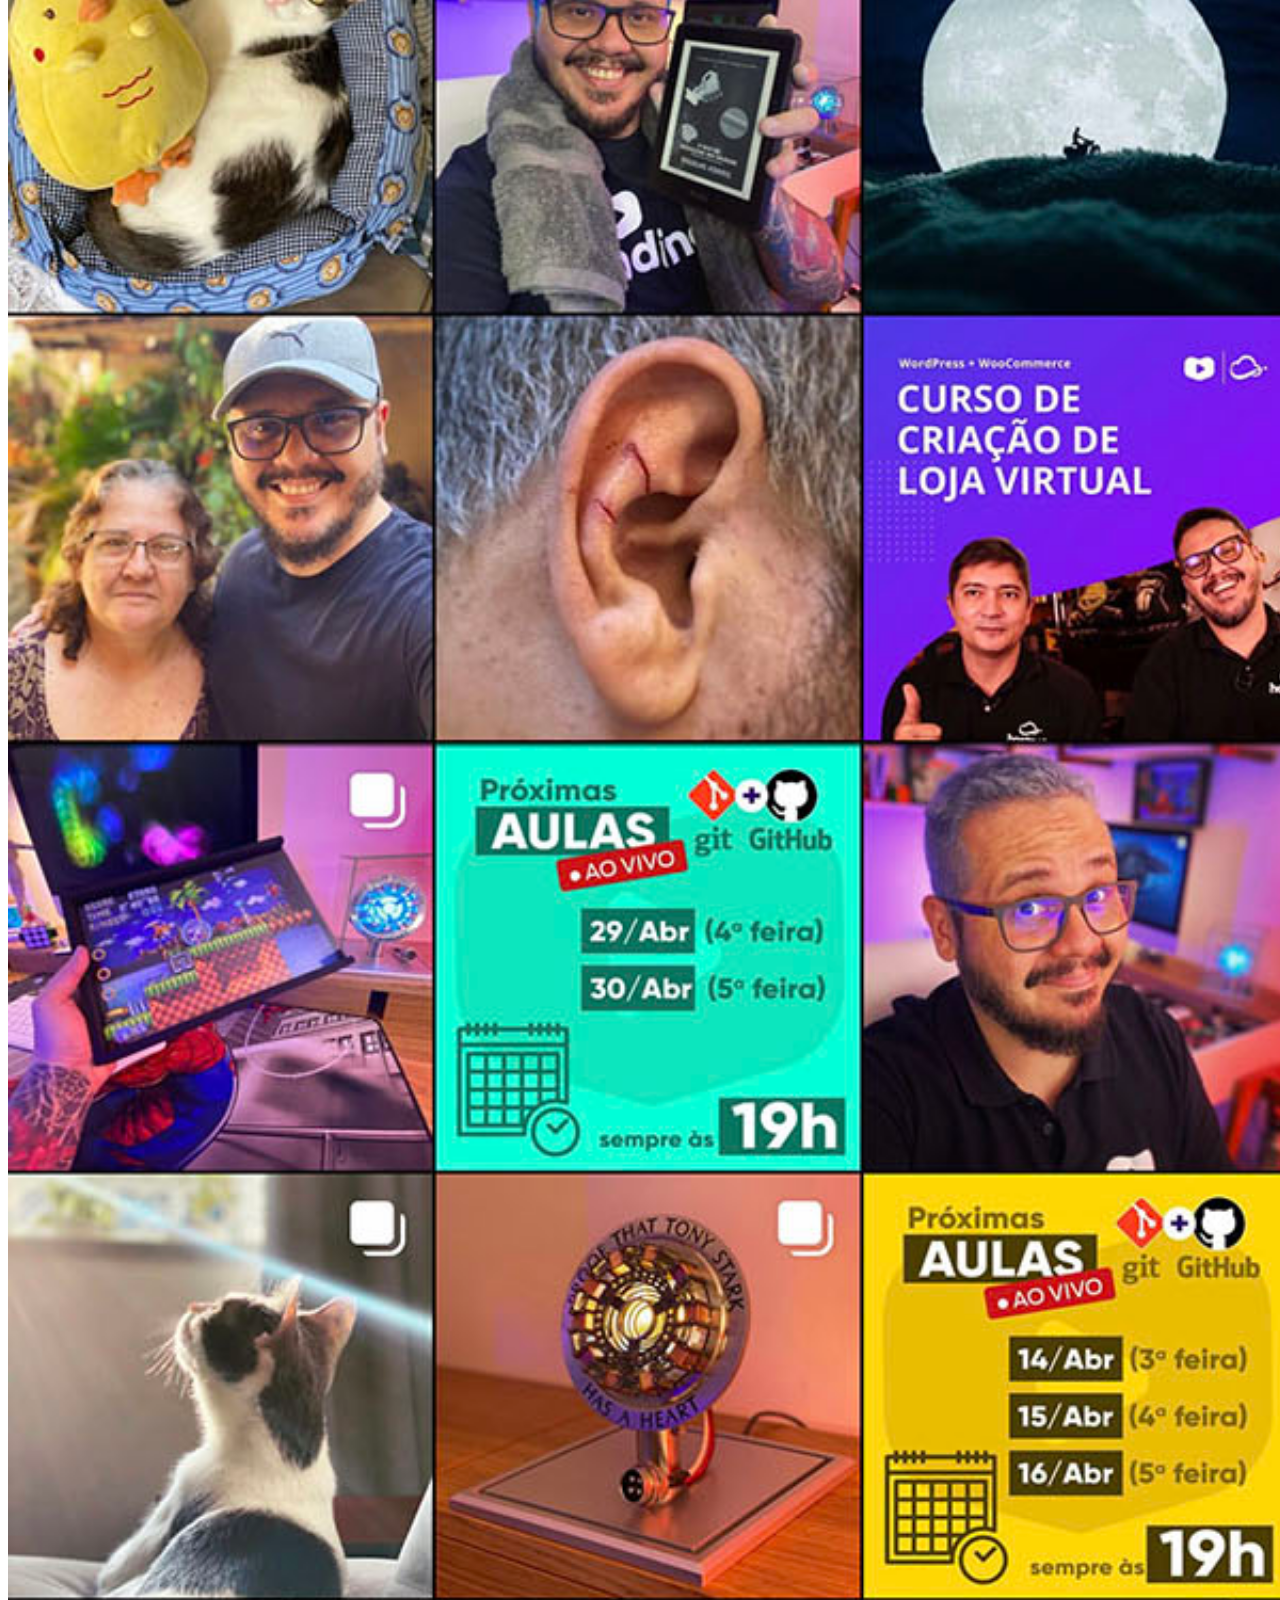
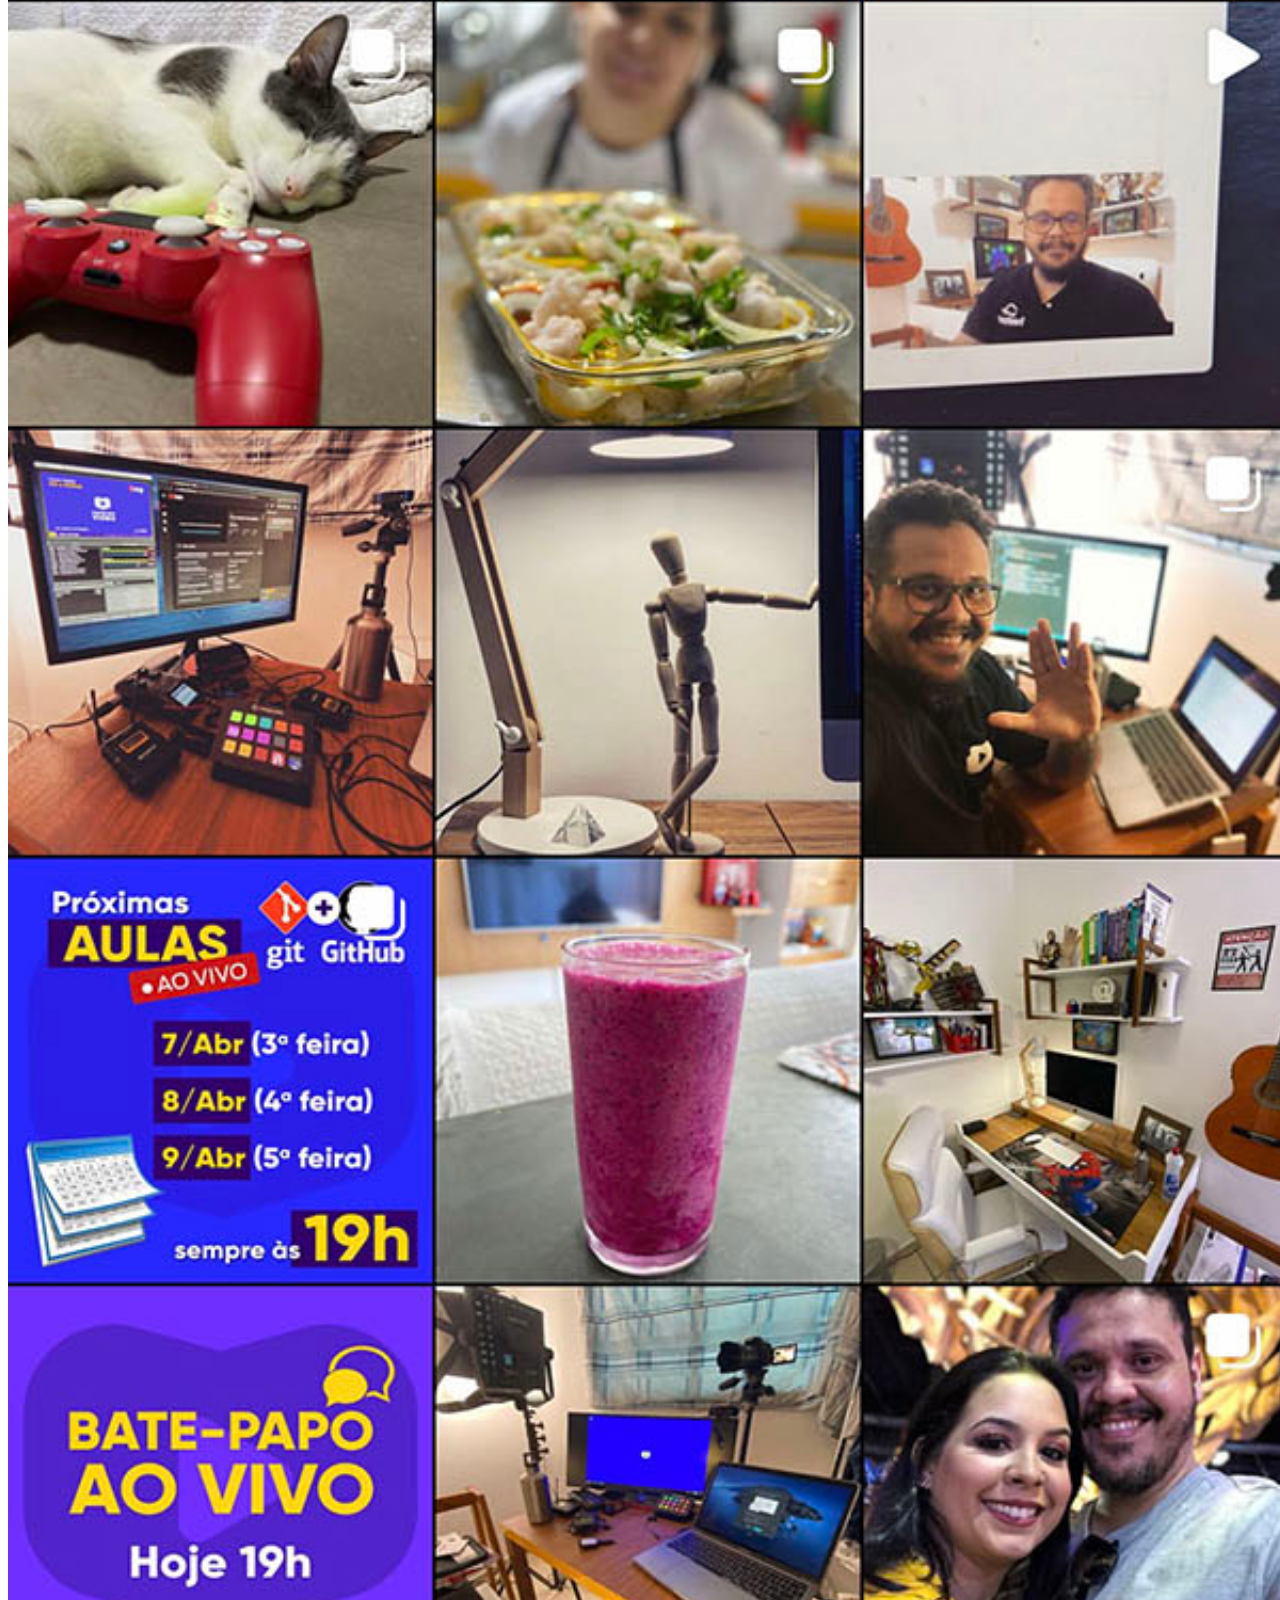
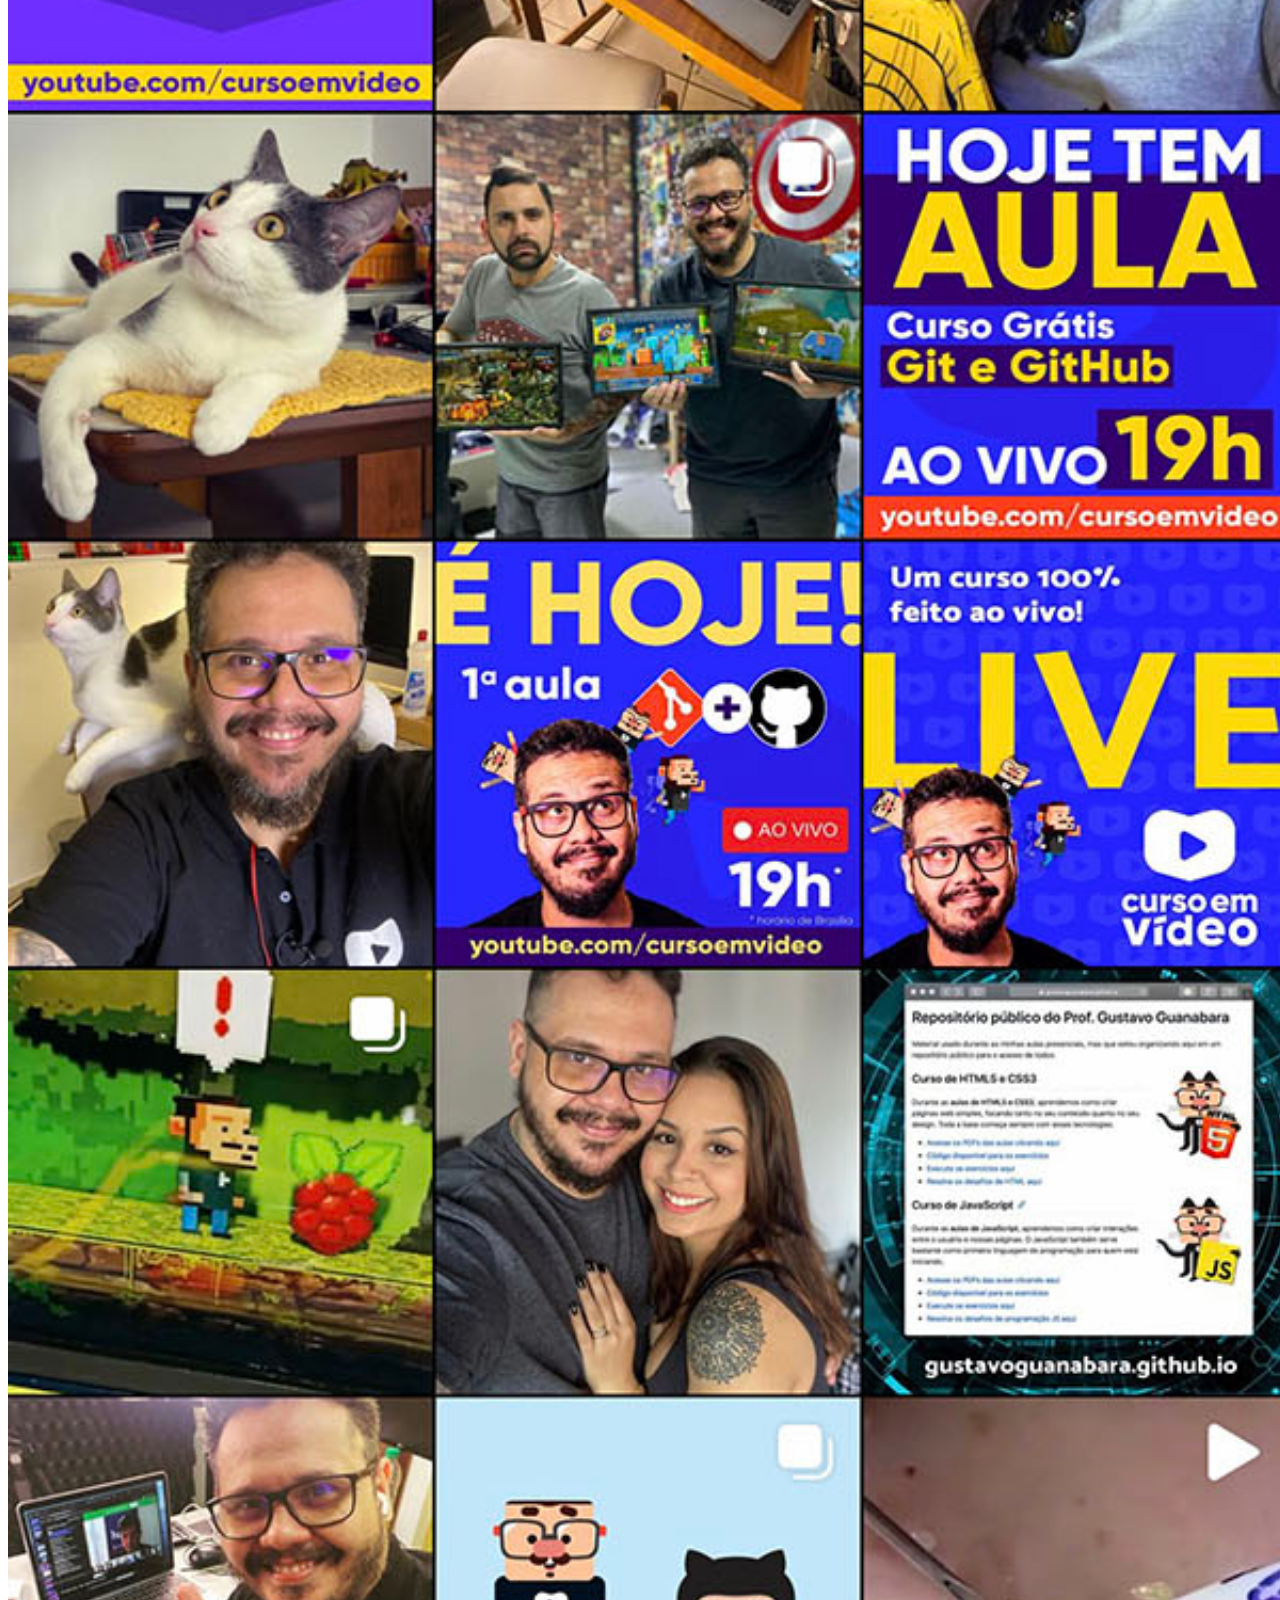
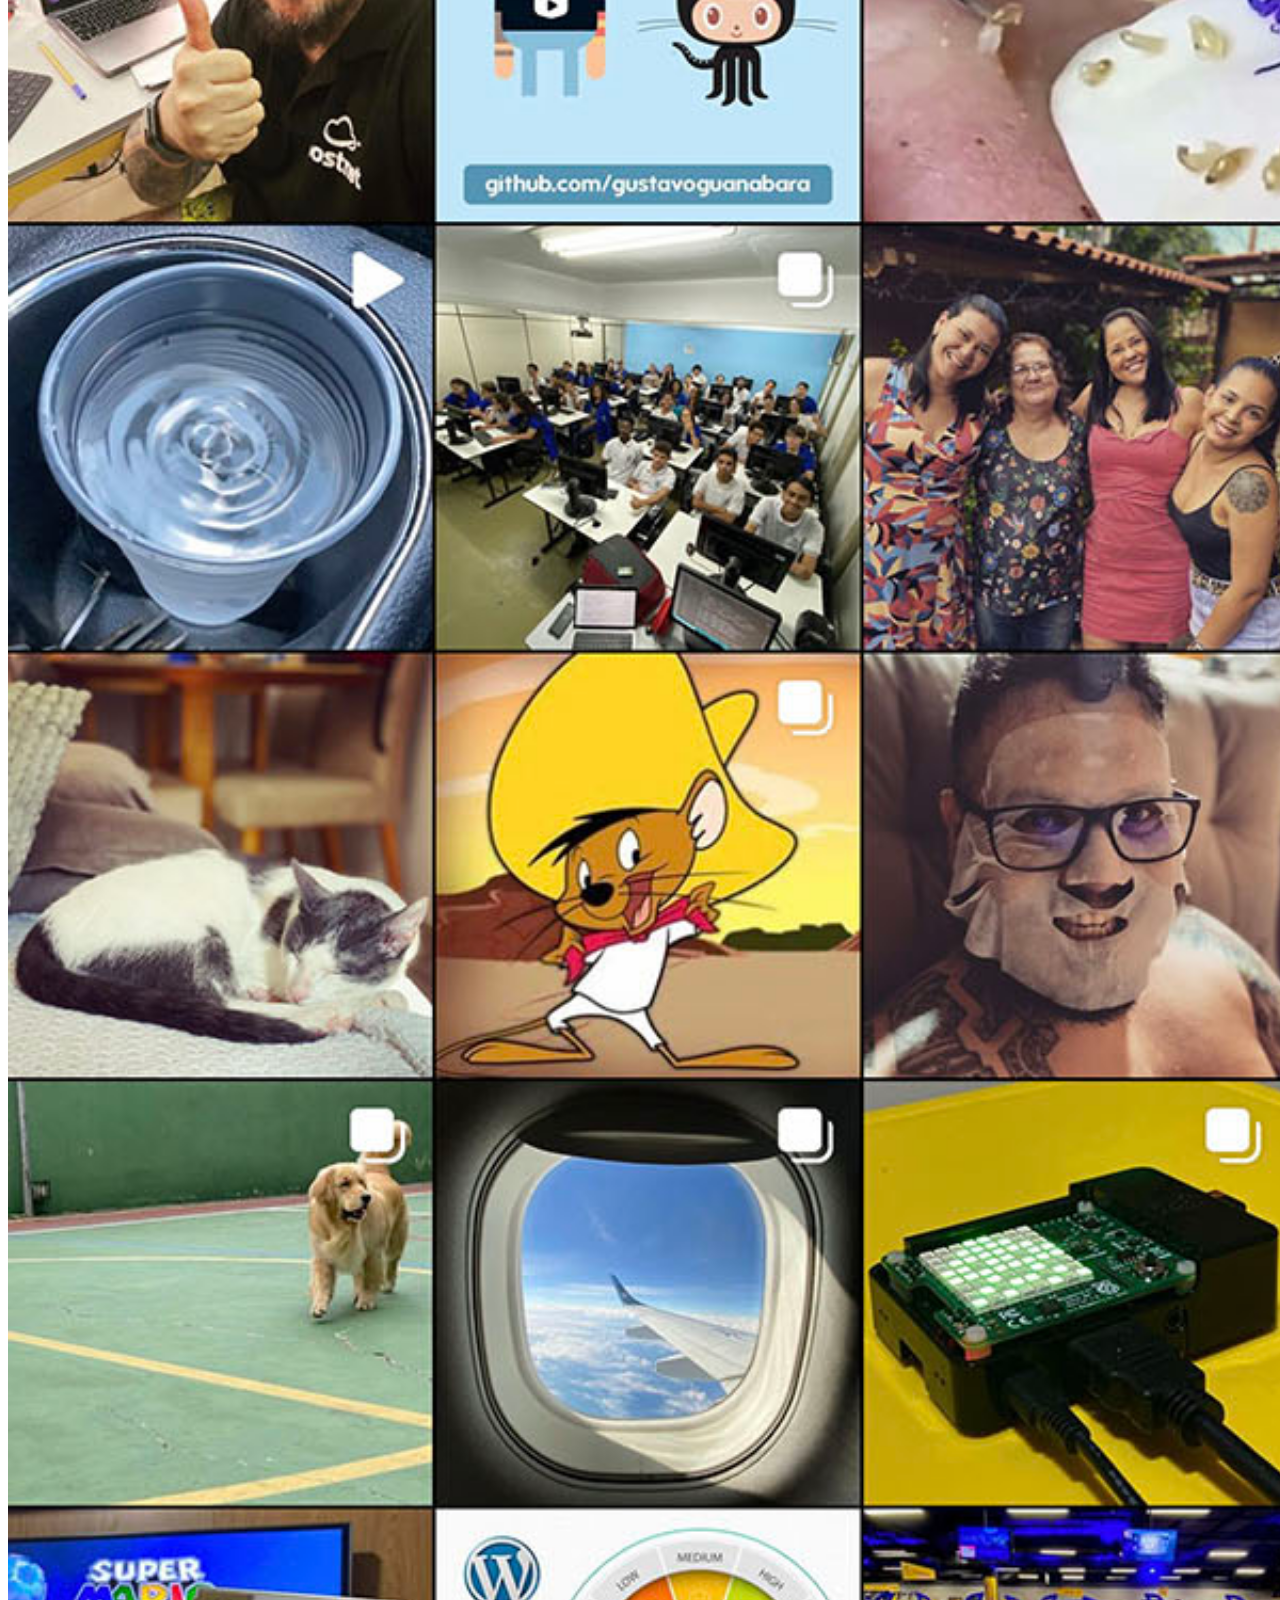
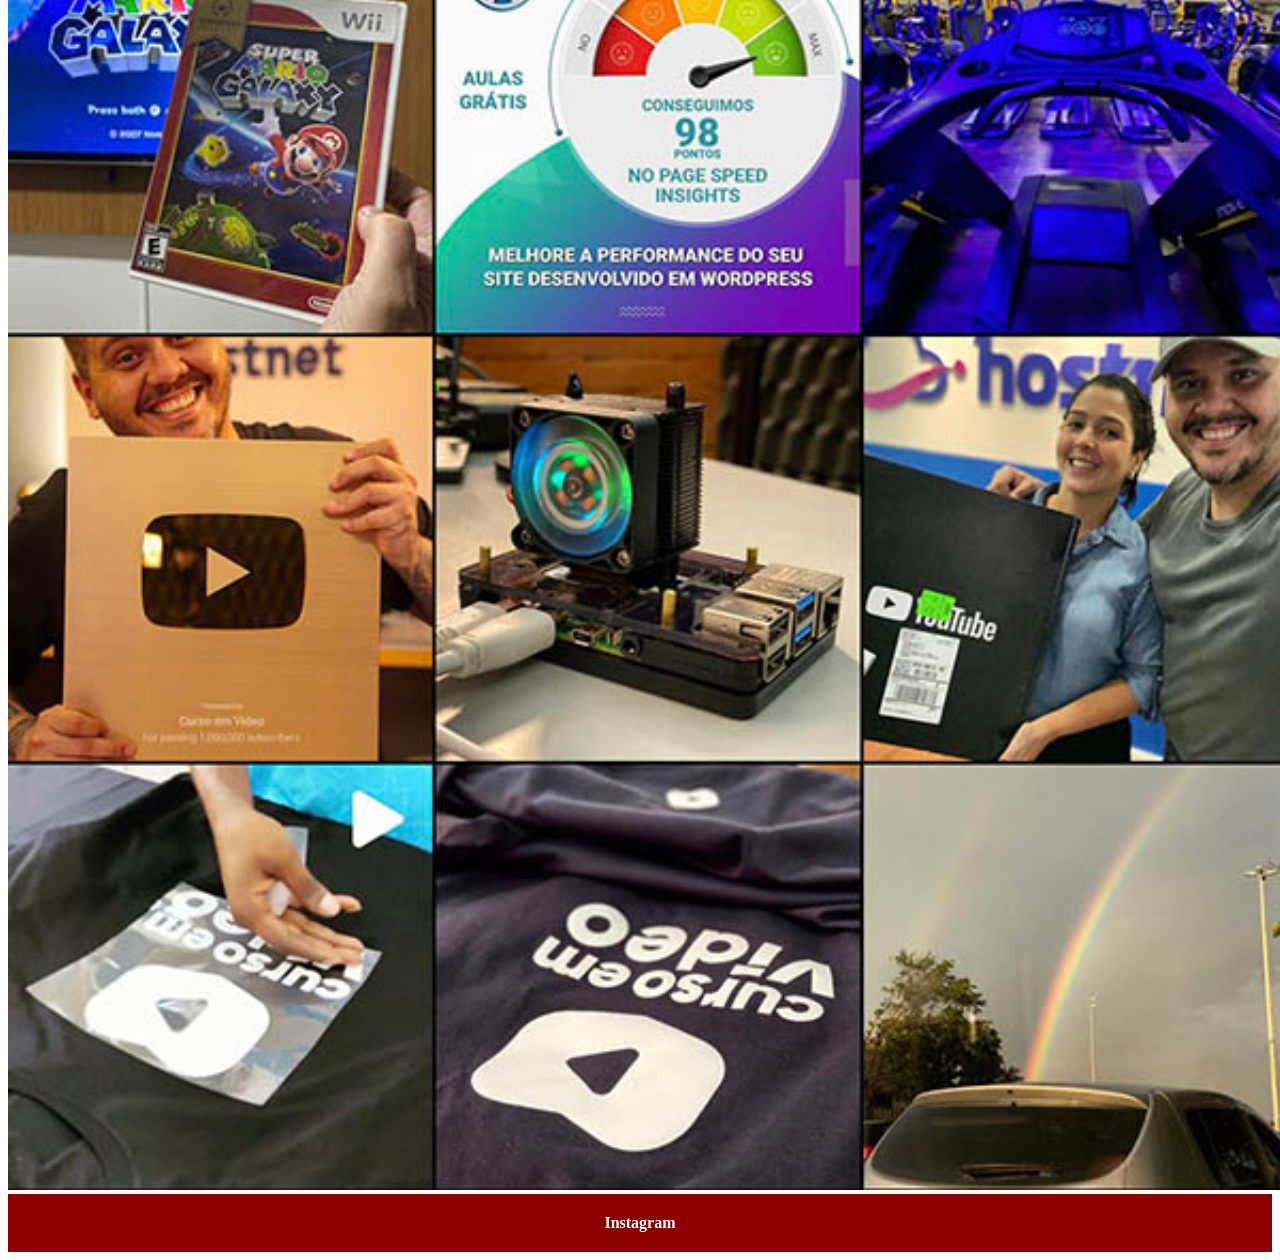
<file: insta.html>
<!DOCTYPE html>
<html lang="pt-br">
<head>
    <meta charset="UTF-8">
    <meta name="viewport" content="width=device-width, initial-scale=1.0">
    <title>Document</title>
    <link rel="stylesheet" href="estilos/social.css">
</head>
<body>
    <img src="imagens/tela-instagram.jpg" alt="Instagram">
    <a href="https://www.instagram.com/gustavoguanabara/"target="_blank">Instagram</a>
</body>
</html>
</file>
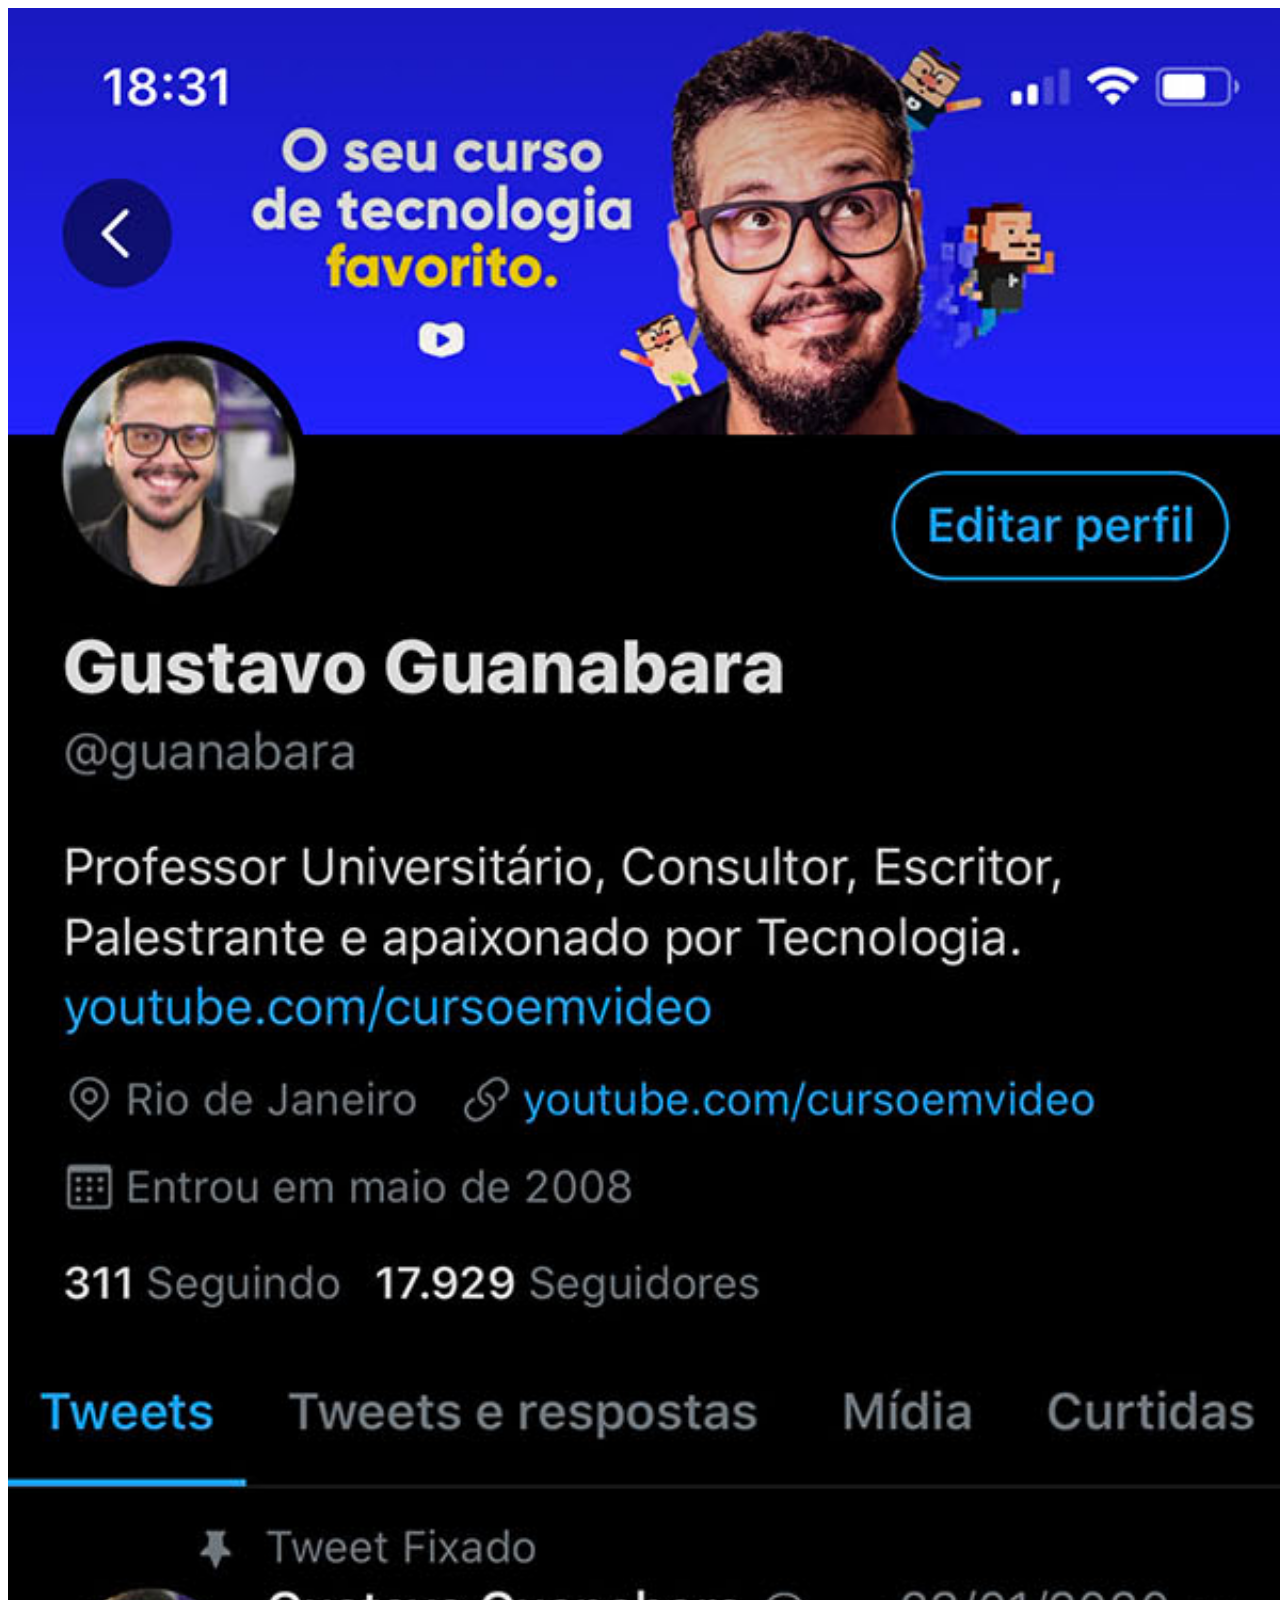
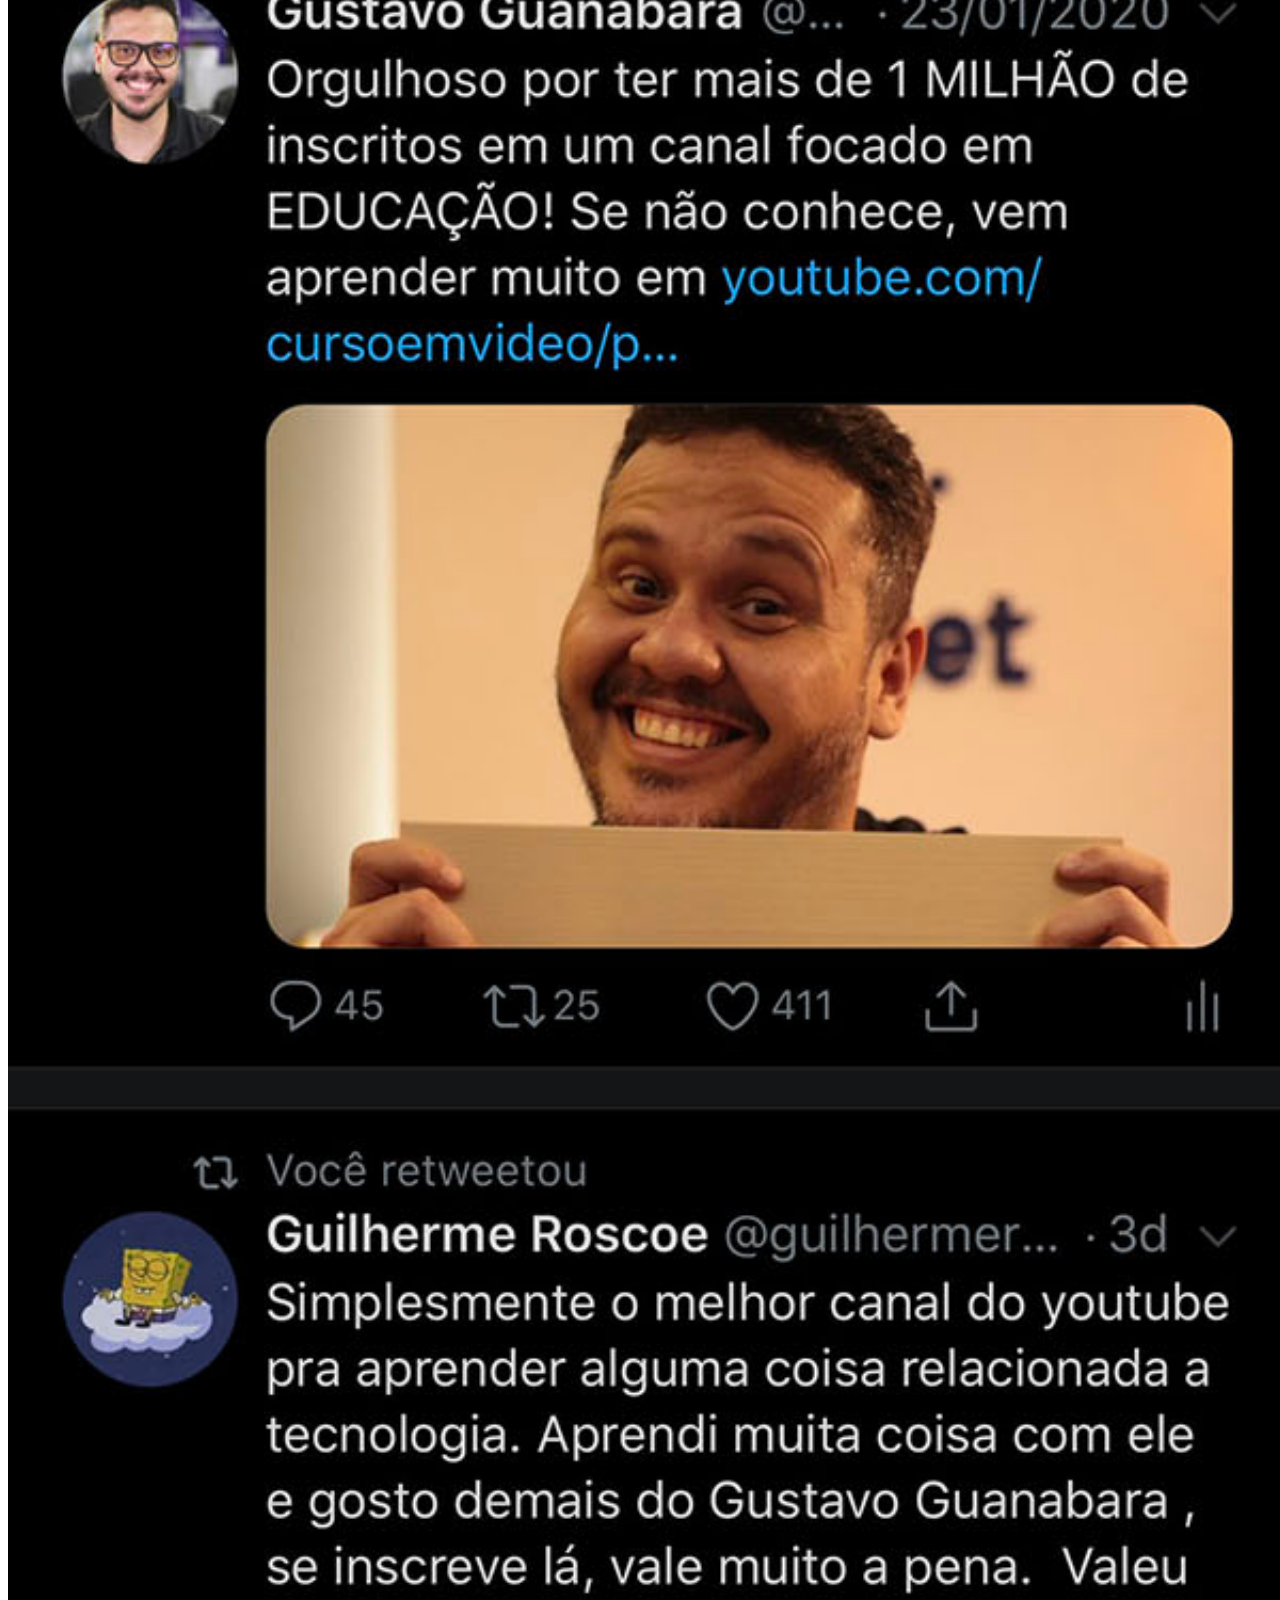
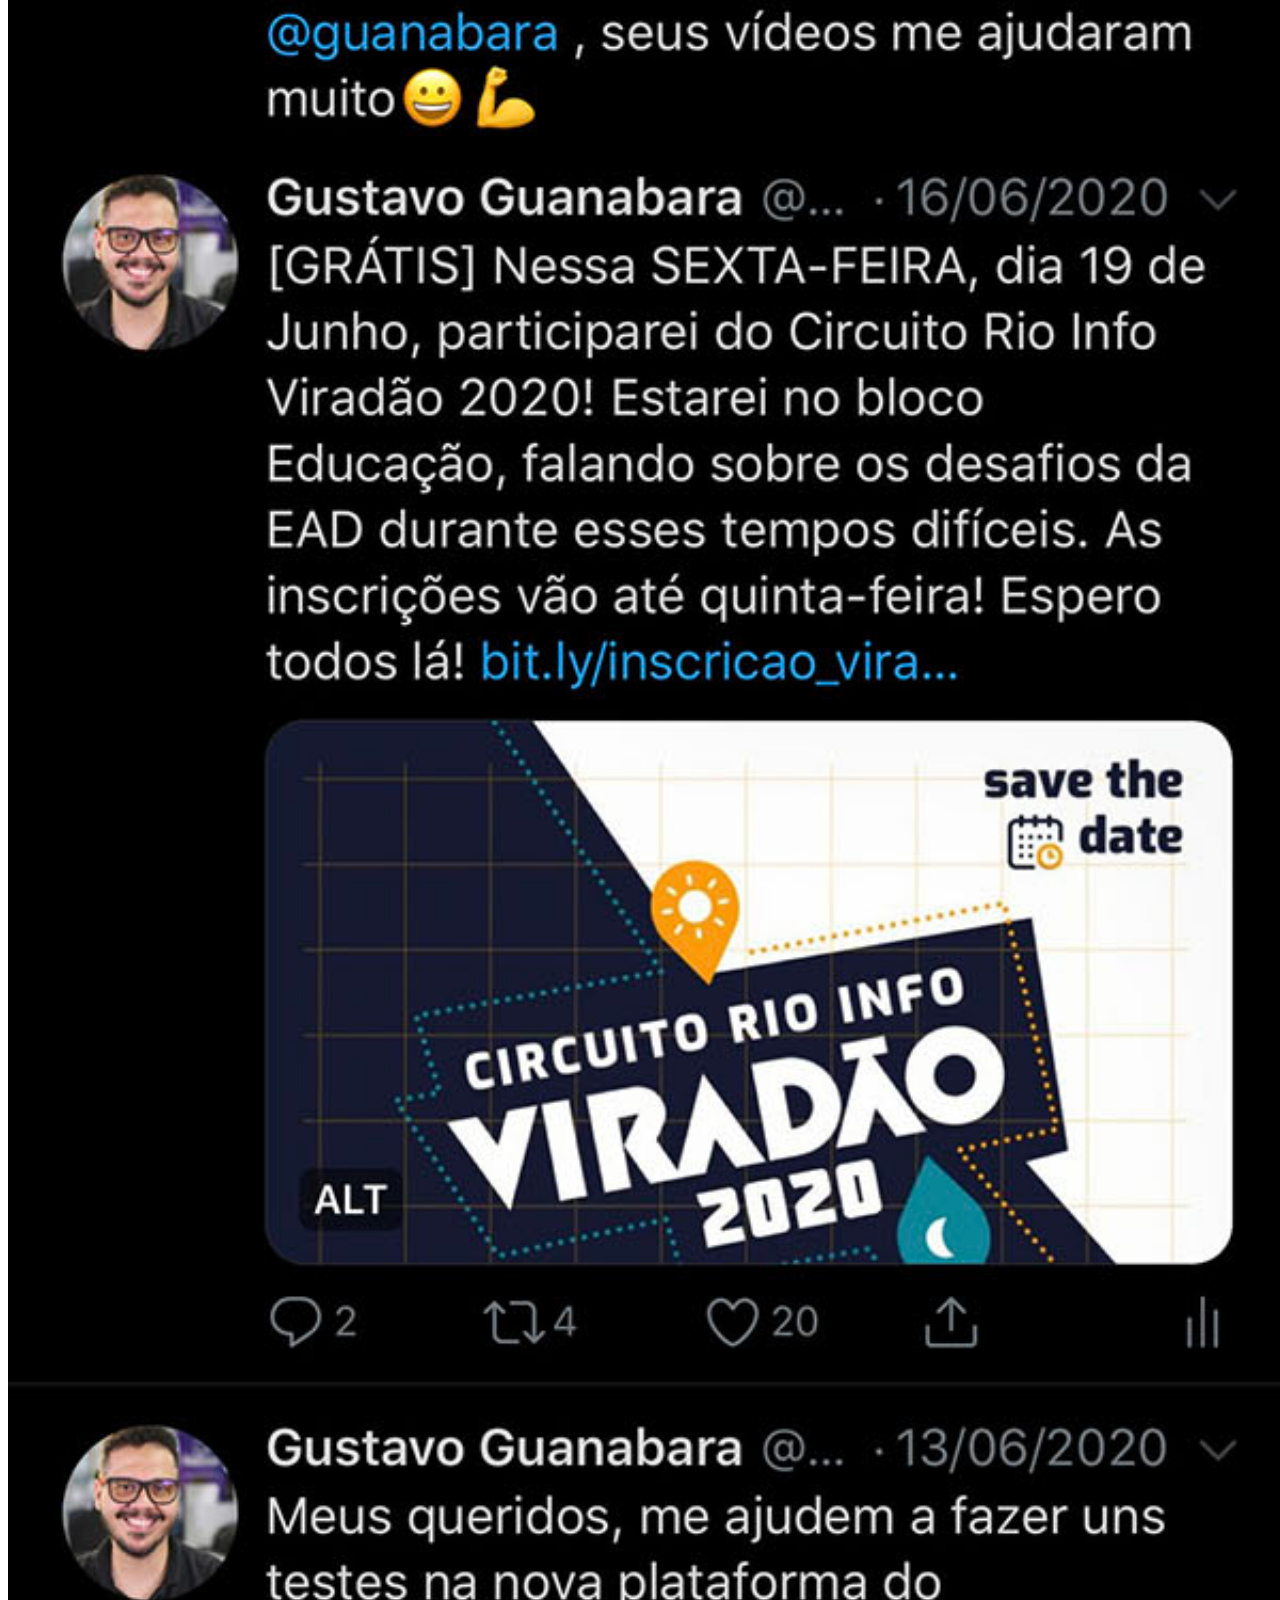
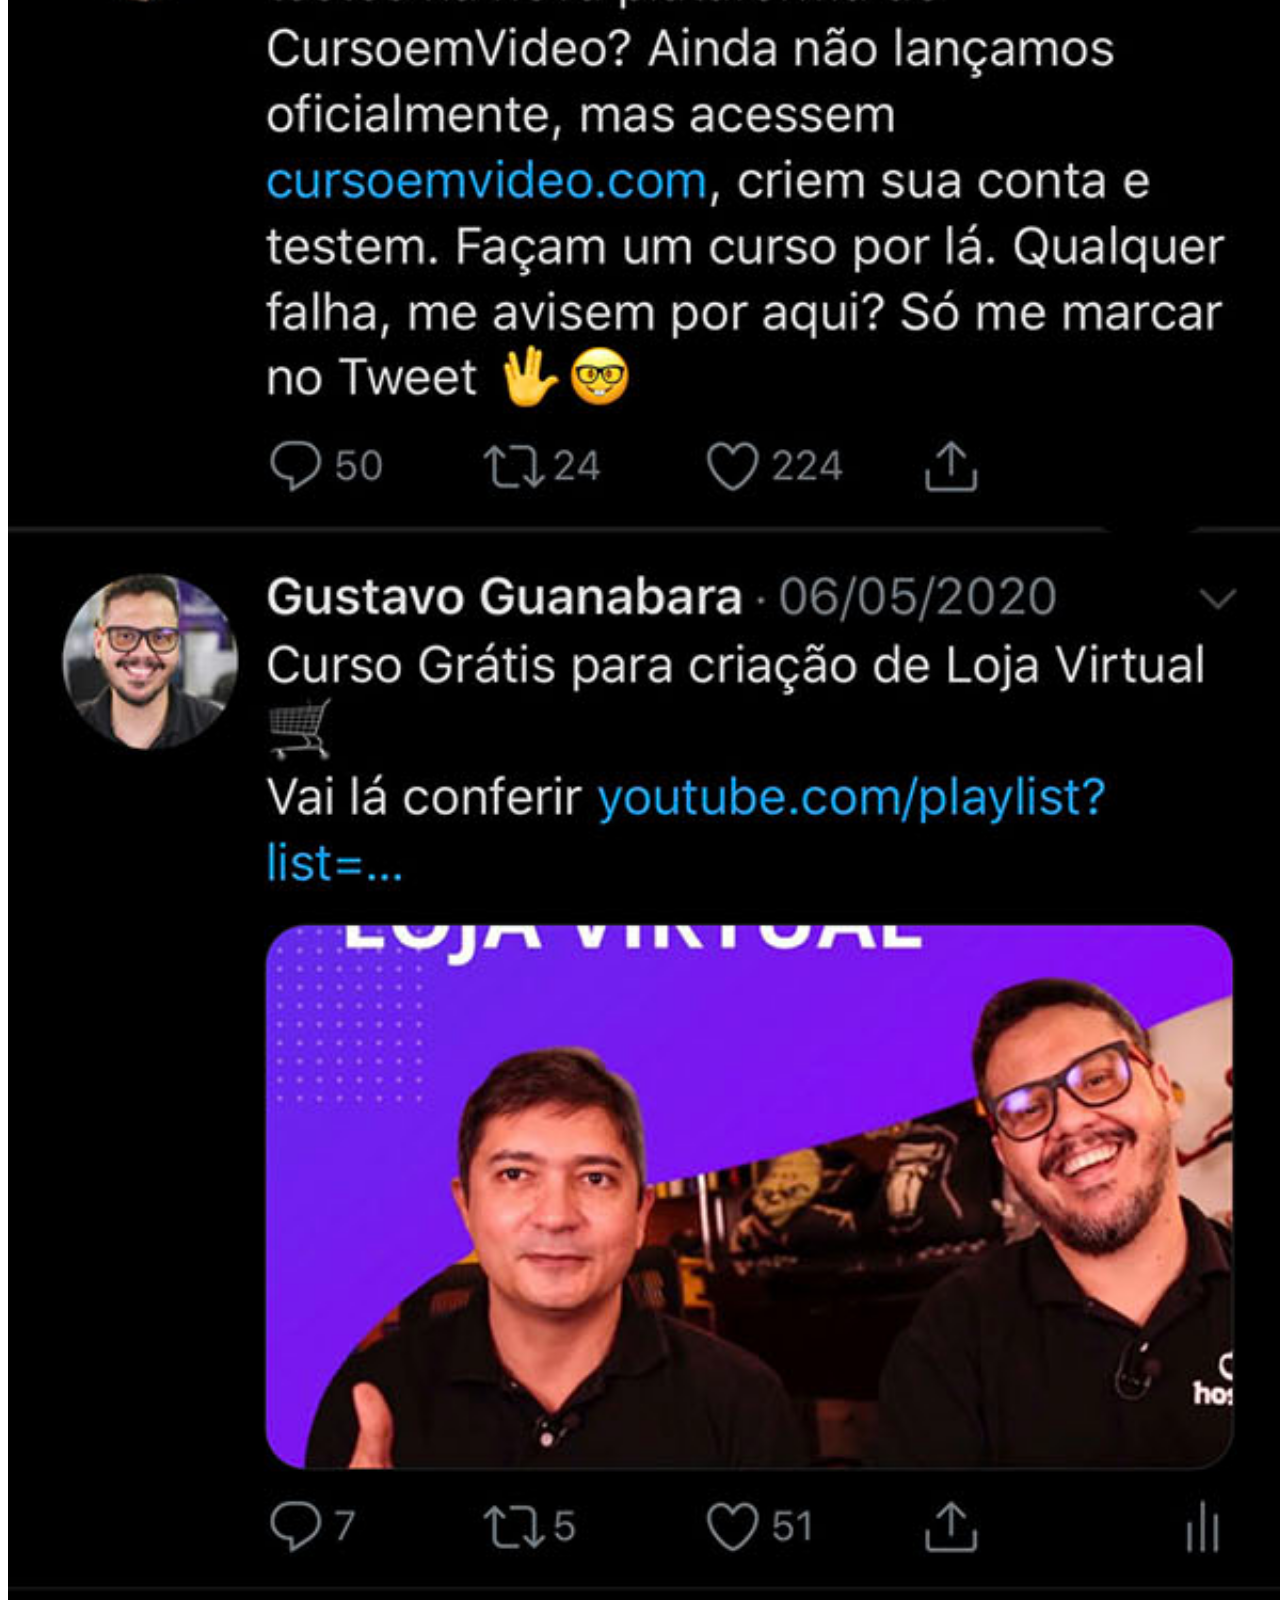
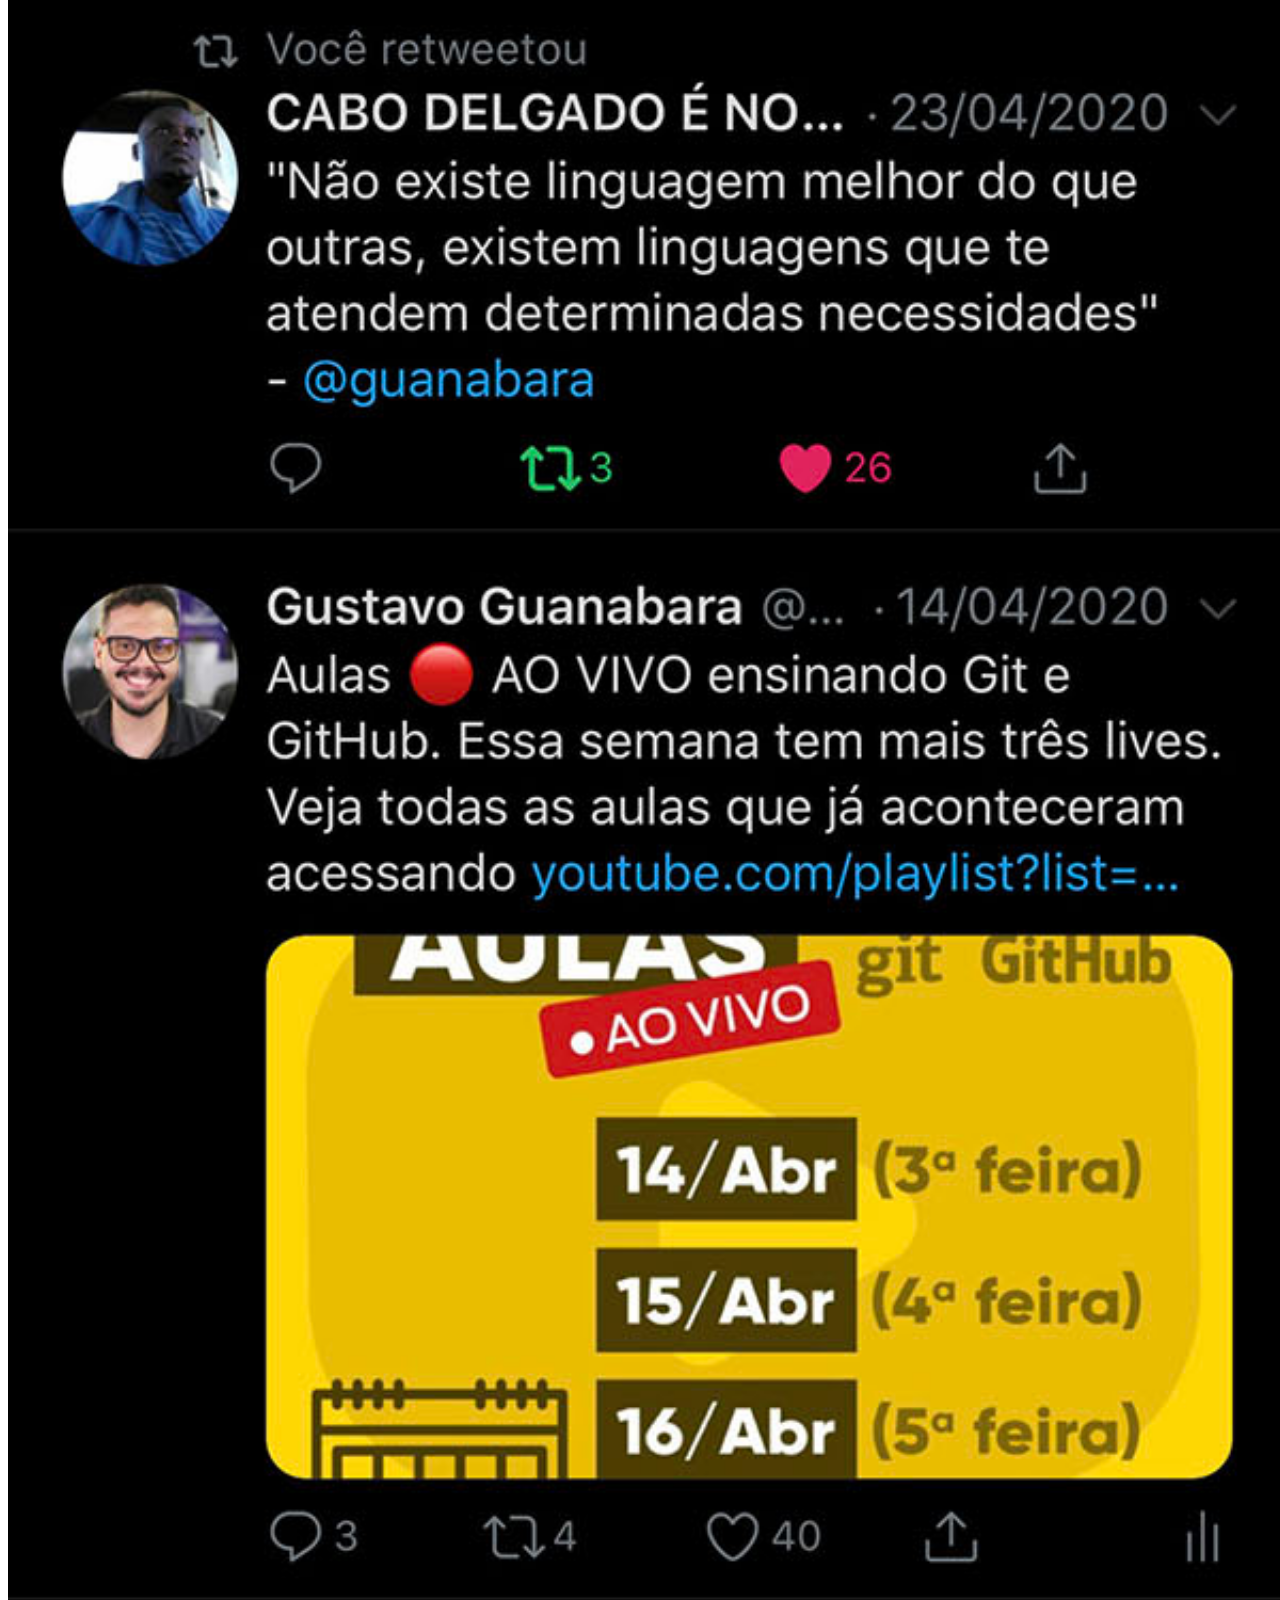
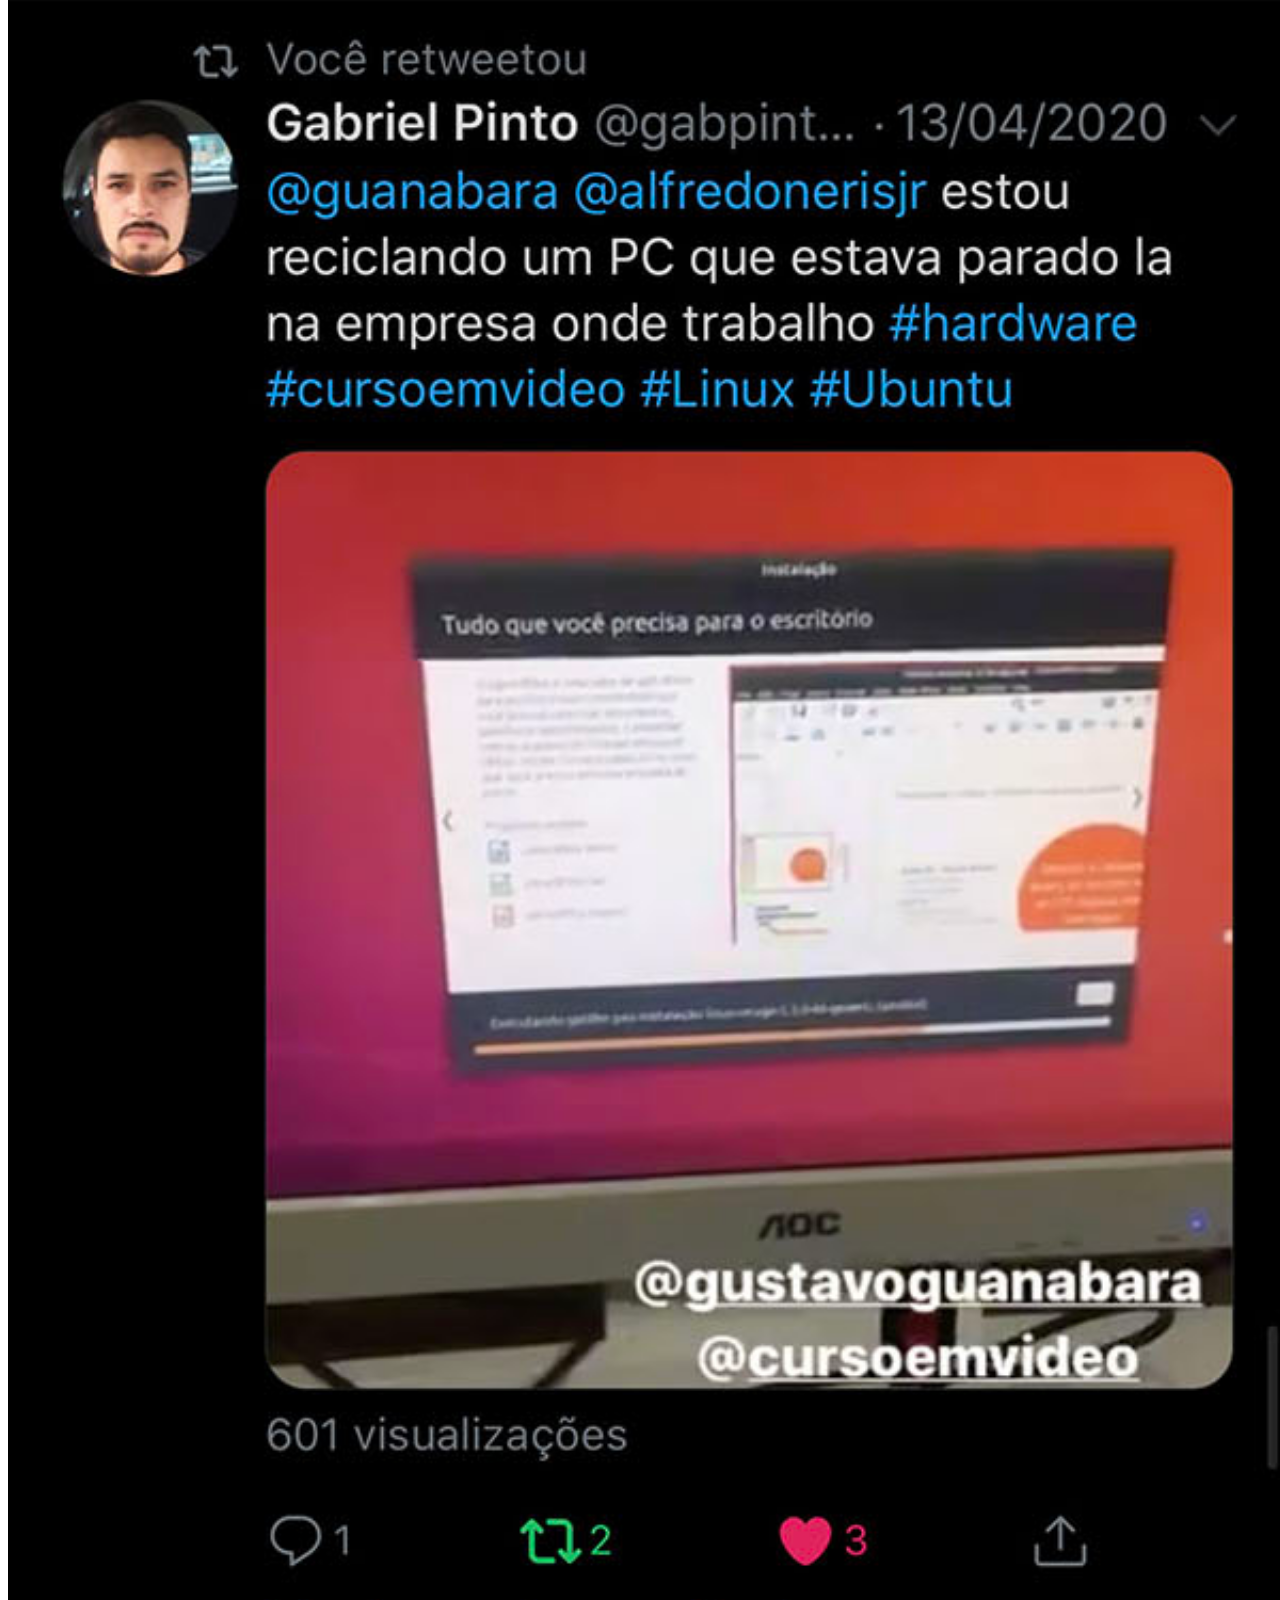
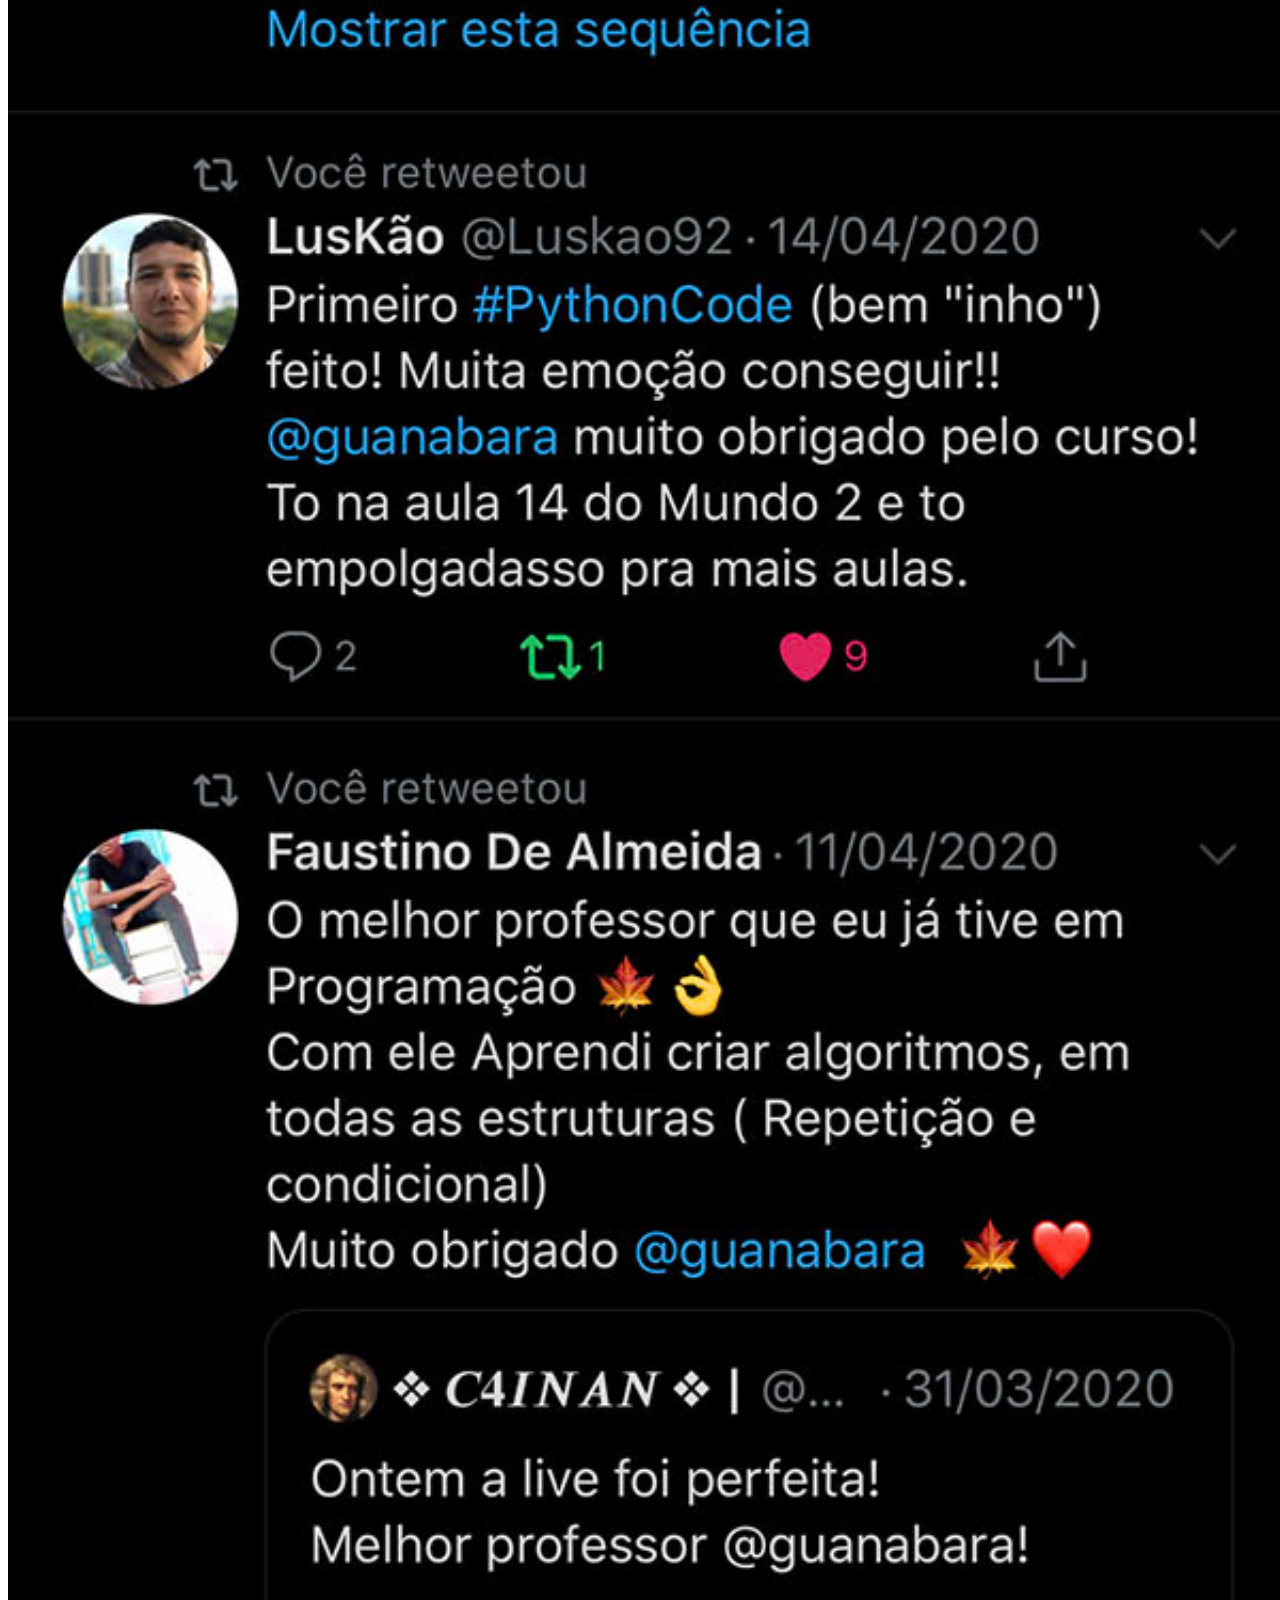
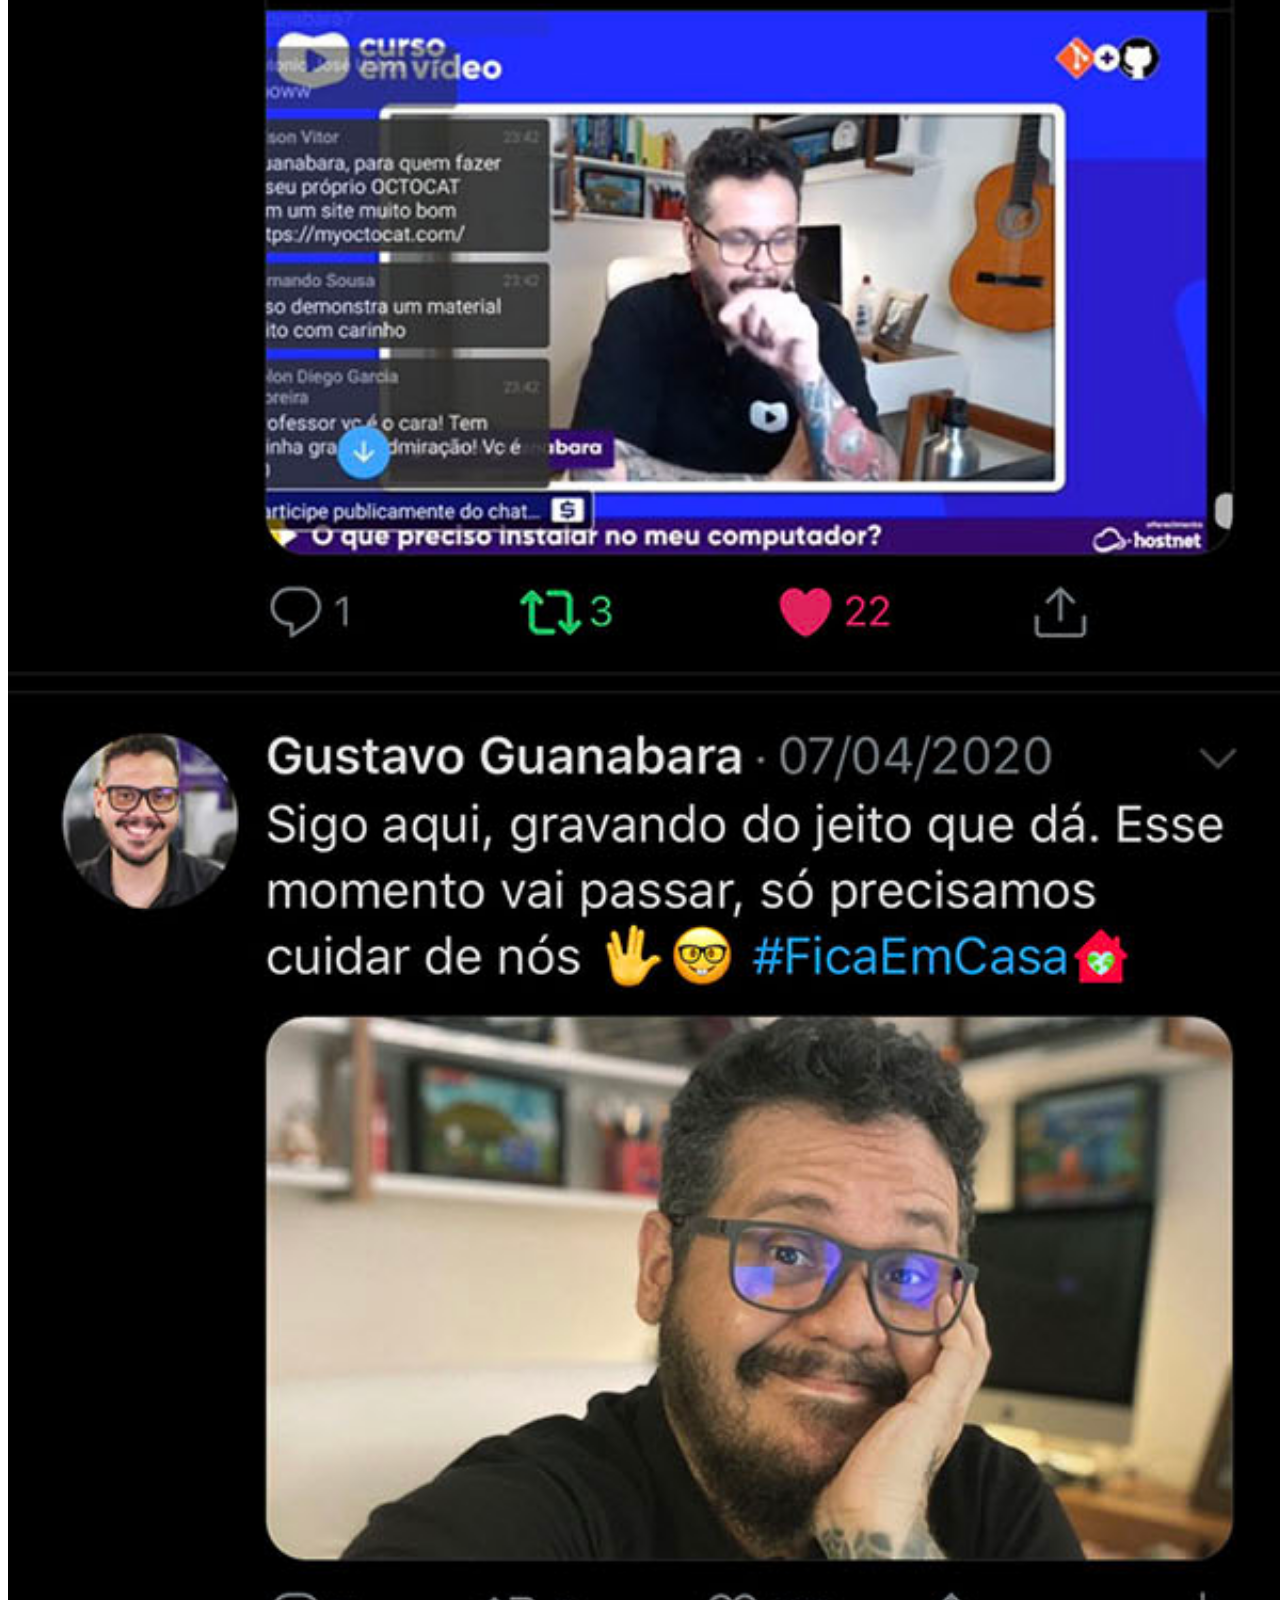
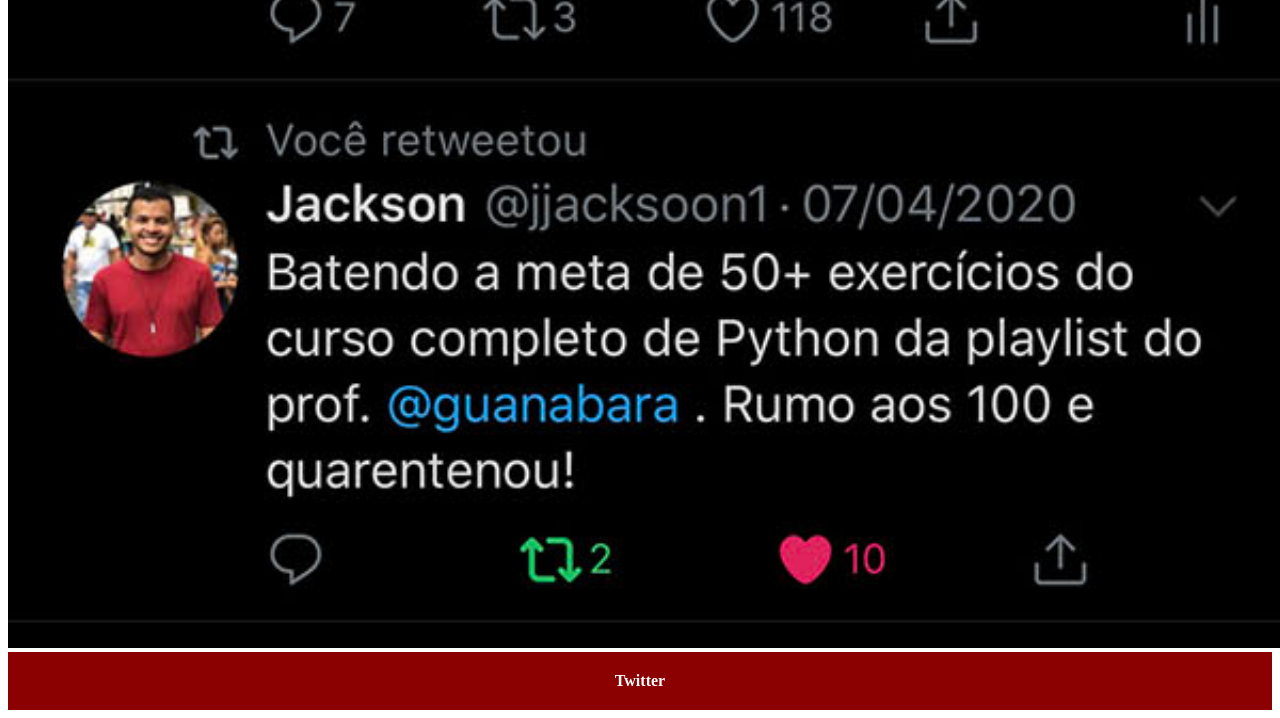
<file: Twiter.html>
<!DOCTYPE html>
<html lang="pt-br">
<head>
    <meta charset="UTF-8">
    <meta name="viewport" content="width=device-width, initial-scale=1.0">
    <title>Document</title>
    <link rel="stylesheet" href="estilos/social.css">
</head>
<body>
    <img src="imagens/tela-twitter.jpg" alt="Twitter">
    <a href="https://x.com/guanabara"target="_blank">Twitter</a>
</body>
</html>
</file>
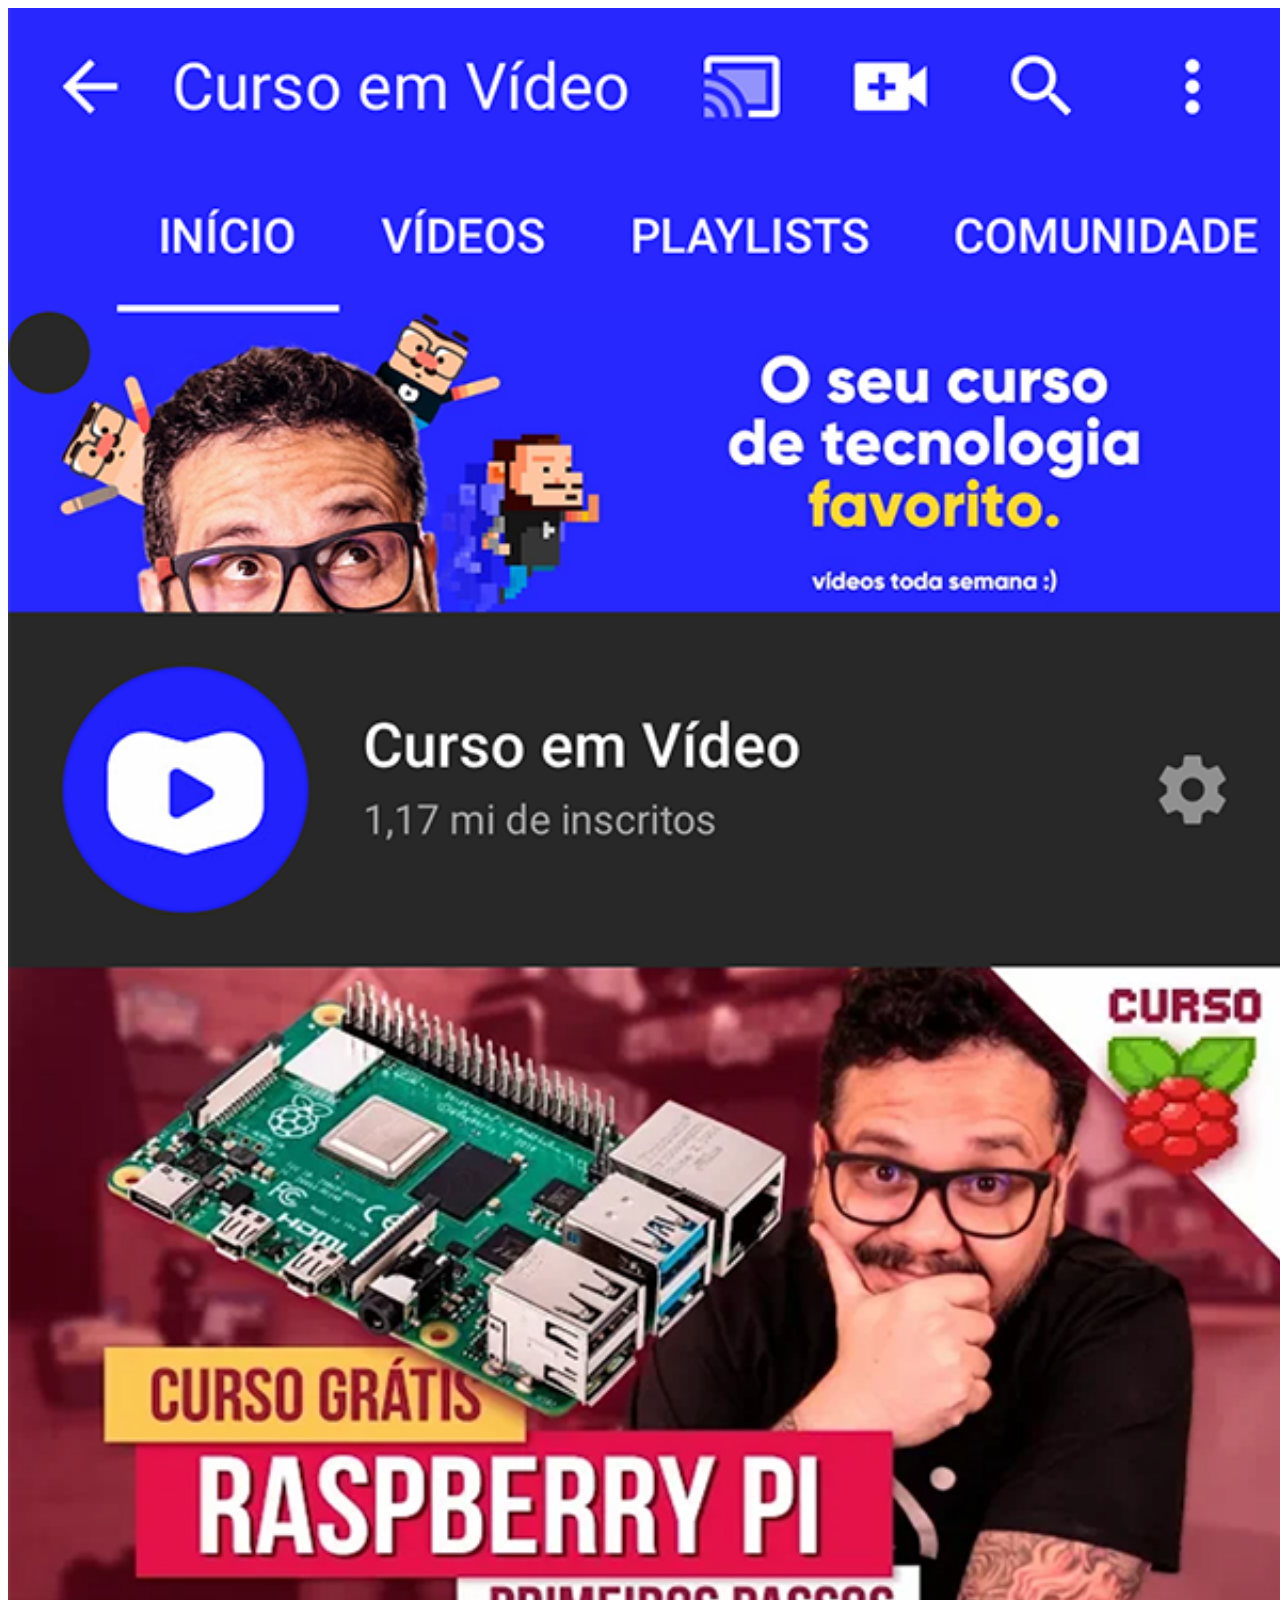
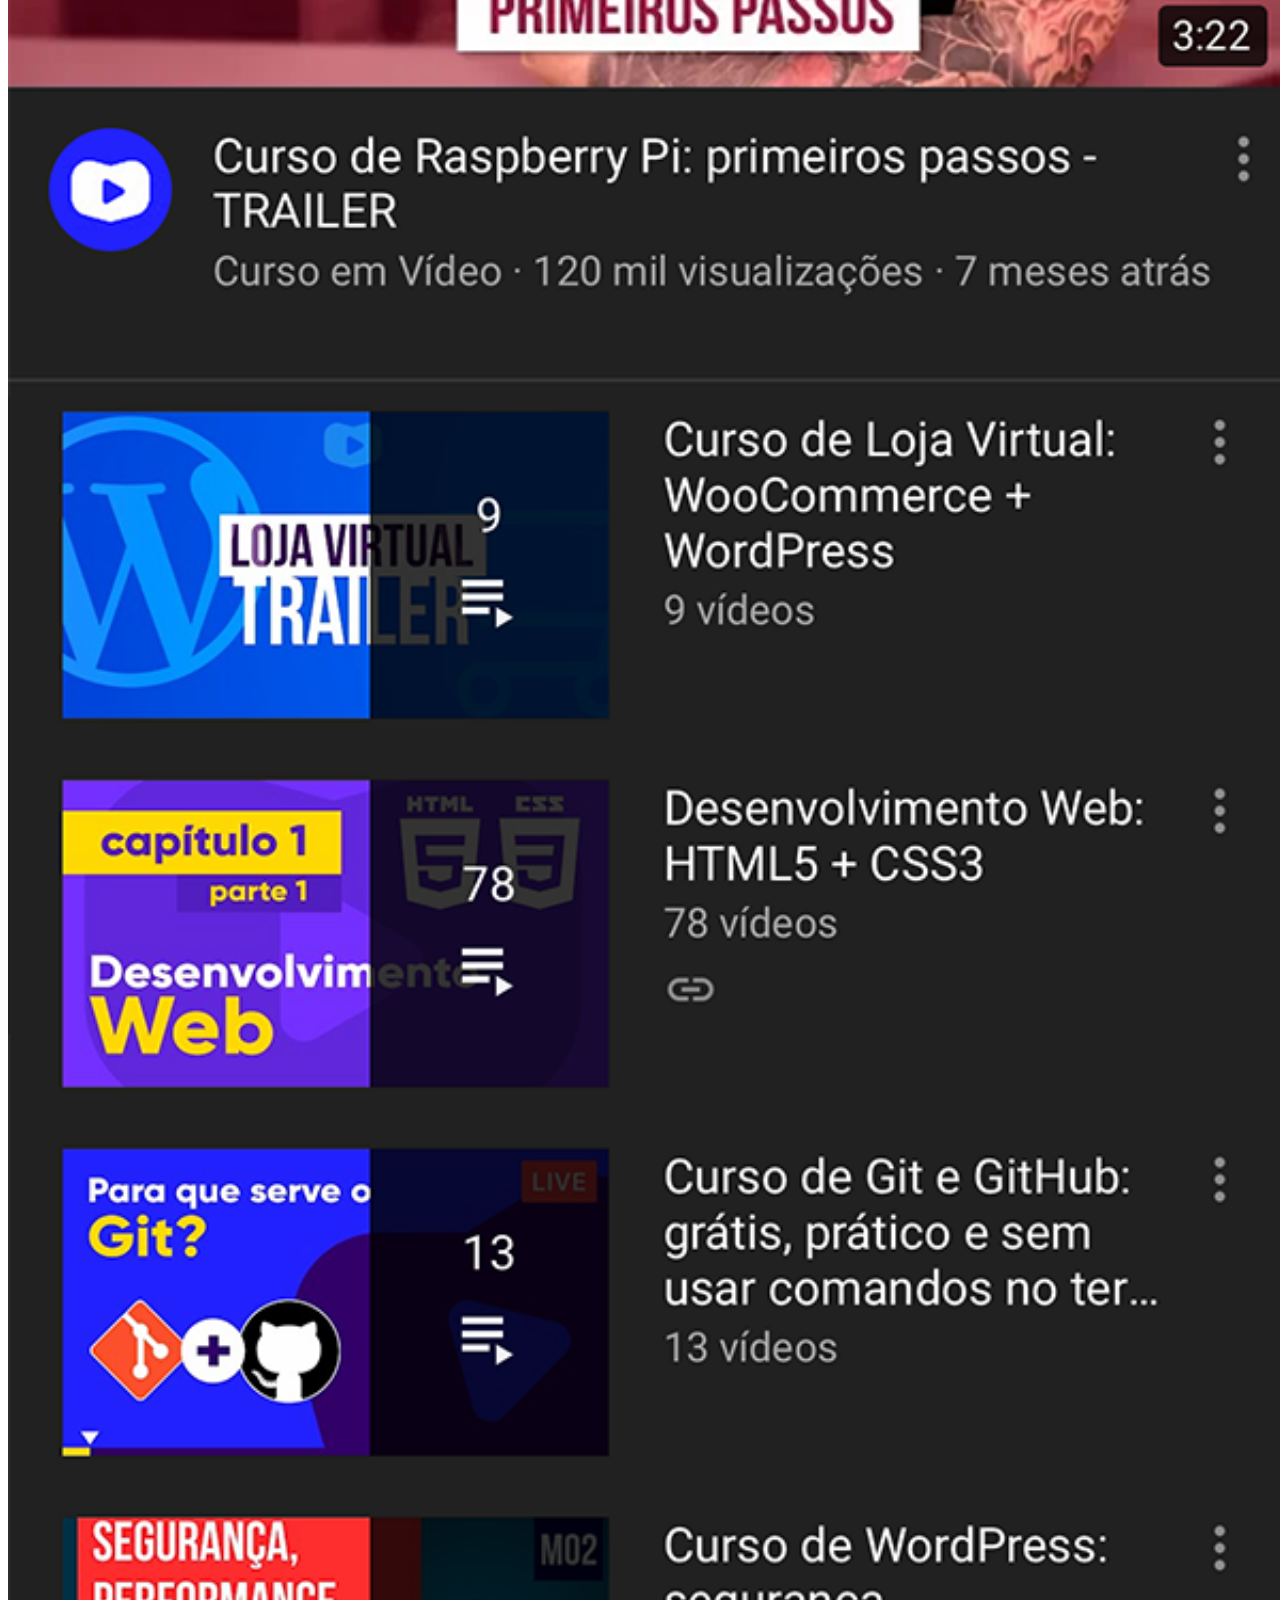
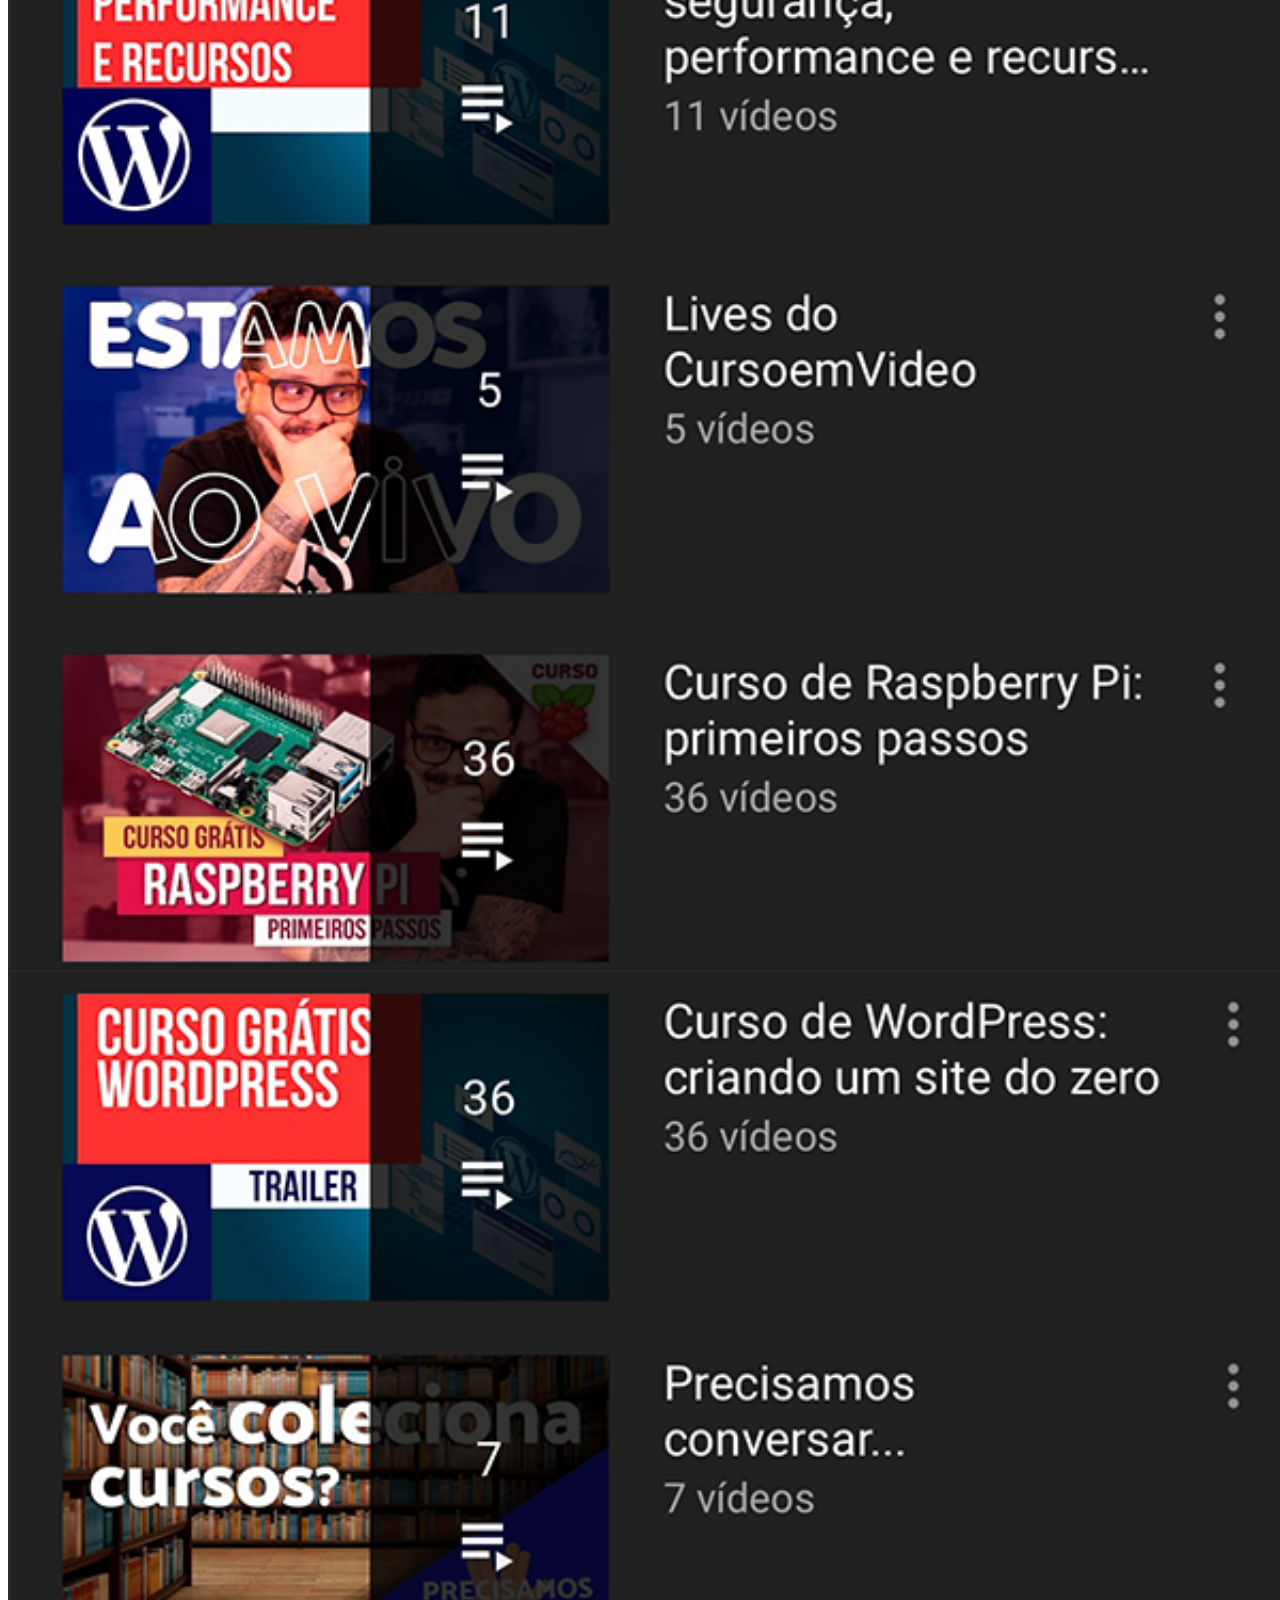
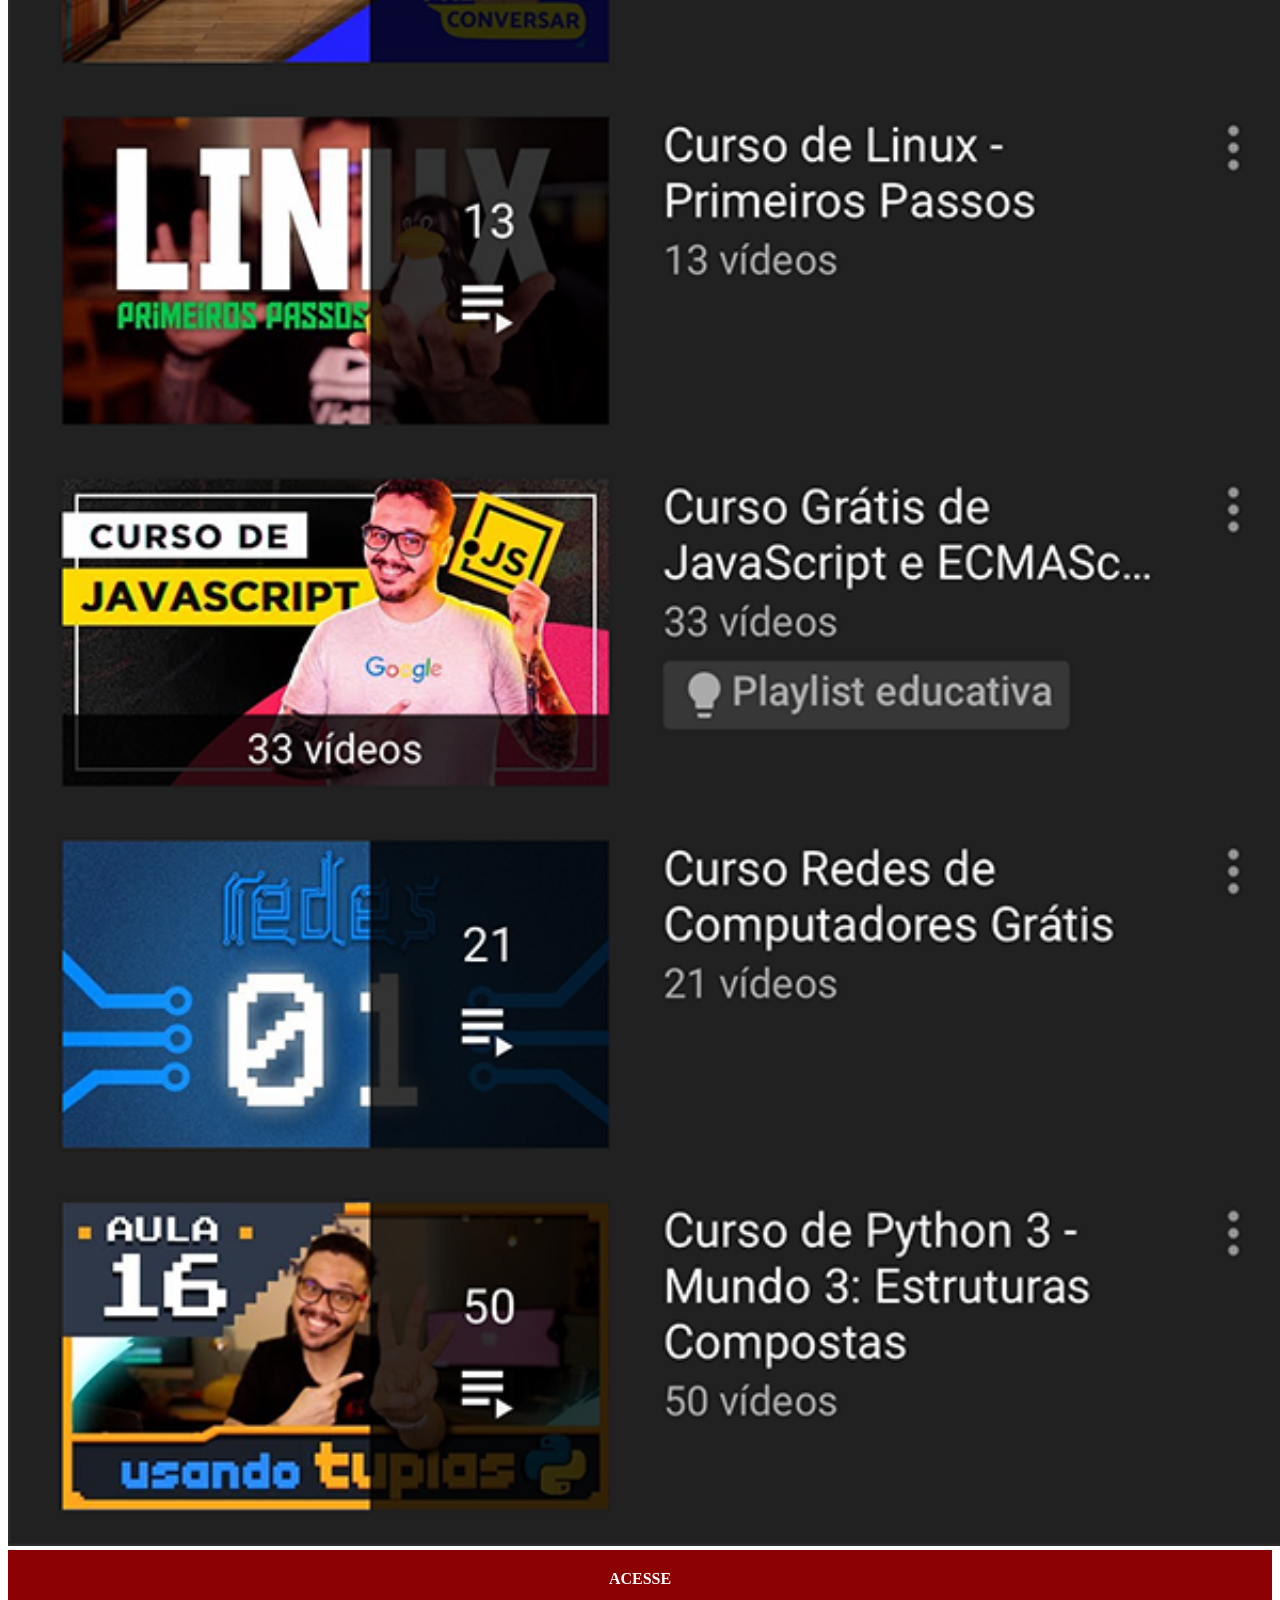
<file: youtube.html>
<!DOCTYPE html>
<html lang="pt-br">
<head>
    <meta charset="UTF-8">
    <meta name="viewport" content="width=device-width, initial-scale=1.0">
    <title>Document</title>
    <link rel="stylesheet" href="estilos/social.css">
</head>
<body>
    <img src="imagens/tela-youtube.png" alt="Youtube">
    <a href="https://www.youtube.com/@cursoemvideo/playlists" target="_blank">ACESSE</a>
</body>
</html>
</file>
<file: estilo/style.css>
@charset "UTF-8";

*{
    margin: 0px;
    padding: 0px;
    font-family: Arial, Helvetica, sans-serif;
}

html, body{
    height: 100%;
    width: 100%;
    background-color: black;
}

body{
    background: url('../imagens/fundo-madeira.jpg') no-repeat top center;
    background-size: cover;
    background-attachment: fixed;
}

main{
    height: 100vh;
    position: relative;
}

section#telefone{
    position: absolute;
    top: 50%;
    left: 50%;
    transform: translate(-50%, -50%);

    height: 627px;
    width: 311px;
    background:url('../imagens/frame-iphone.png') no-repeat;
}

iframe#tela{
    position: relative;
    top: 80px;
    left: 20px;
    width: 267px;
    height: 471px;
}

section#redes-sociais{
    text-align: right;
}

section#redes-sociais img {
    width: 50px;
    margin: 10px;
    border-radius: 50%;
    box-shadow: 2px 2px 5px rgba(0, 0, 0, 0.400);
    box-sizing: border-box;
}

section#redes-sociais img:hover{
    border: 2px solid rgba(255, 255, 255, 0.39);
    border: 2px solid rgba(255, 255, 255, 0.637);
    transform: translate(-3px, -3px);
    box-shadow: 5px 5px 10px rgba(0, 0, 0, 0.623);
    transition: transform .3s, border 0.7s;
}
</file>
<file: estilos/social.css>
@charset "UTF-8"
        *{
            margin: 0px;
            padding: 0px;
            font-family: Arial, Helvetica, sans-serif;
        }
        
        ::-webkit-scrollbar{
                width: 0;
                height: 0;
        }

        img{
            width: 100vw;

        }

        a{
            display: block;
            background-color: darkred;
            color: white;
            padding: 20px;
            text-align: center;
            font-weight: bolder;
            text-decoration: none;
        }

        a:hover{
            background-color: red;
        }
</file>
